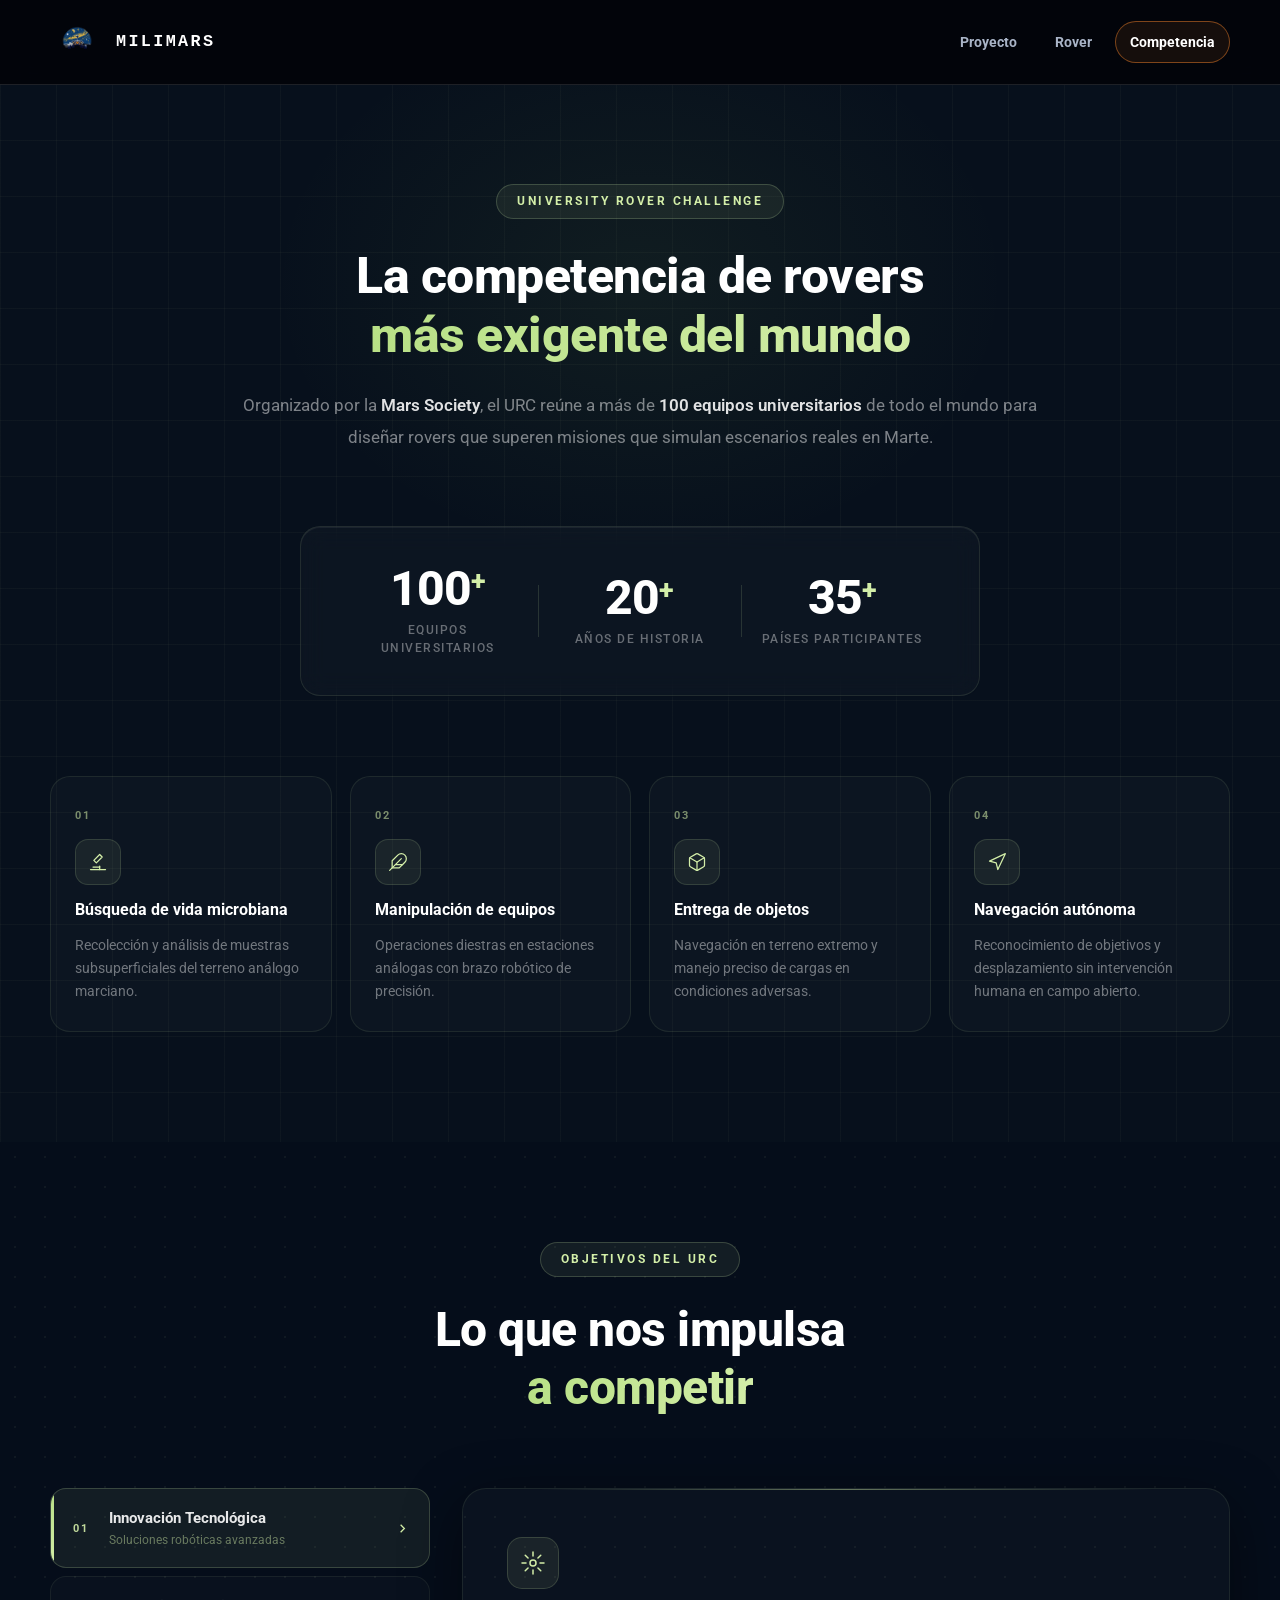
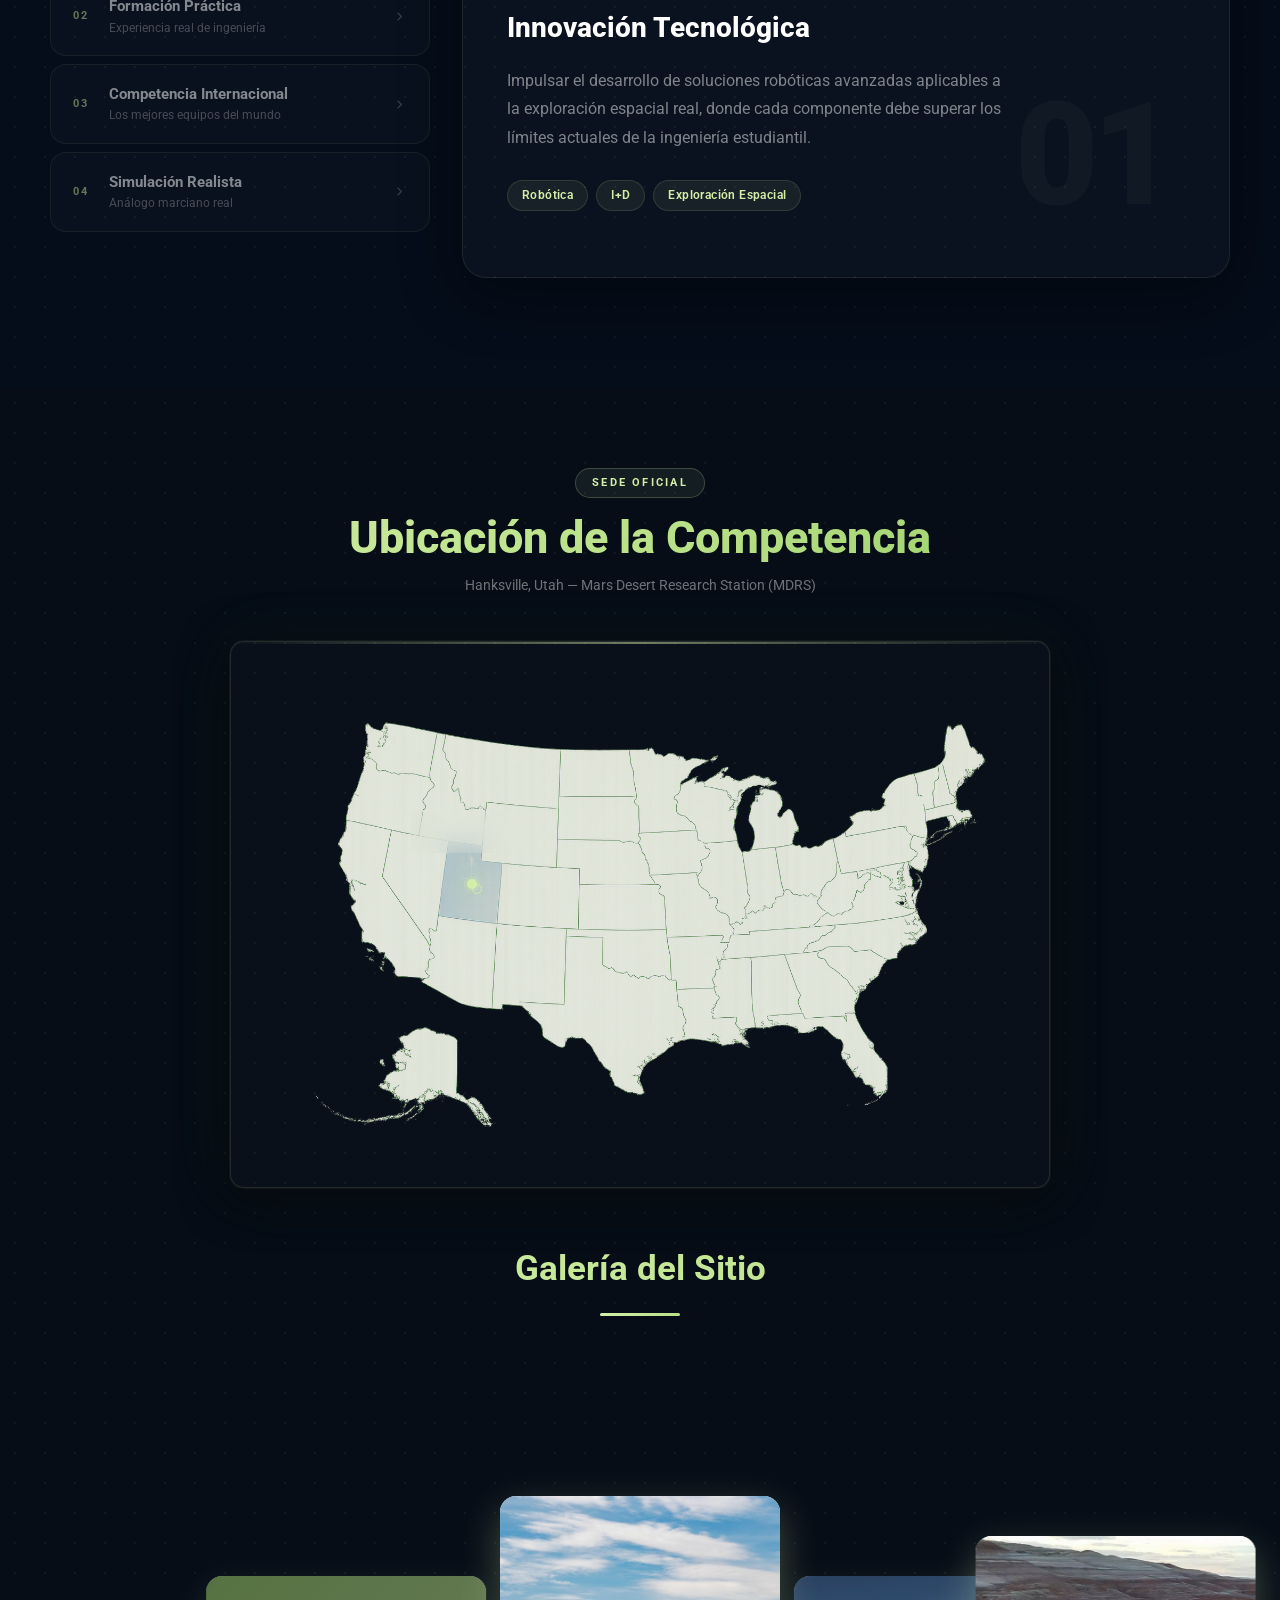
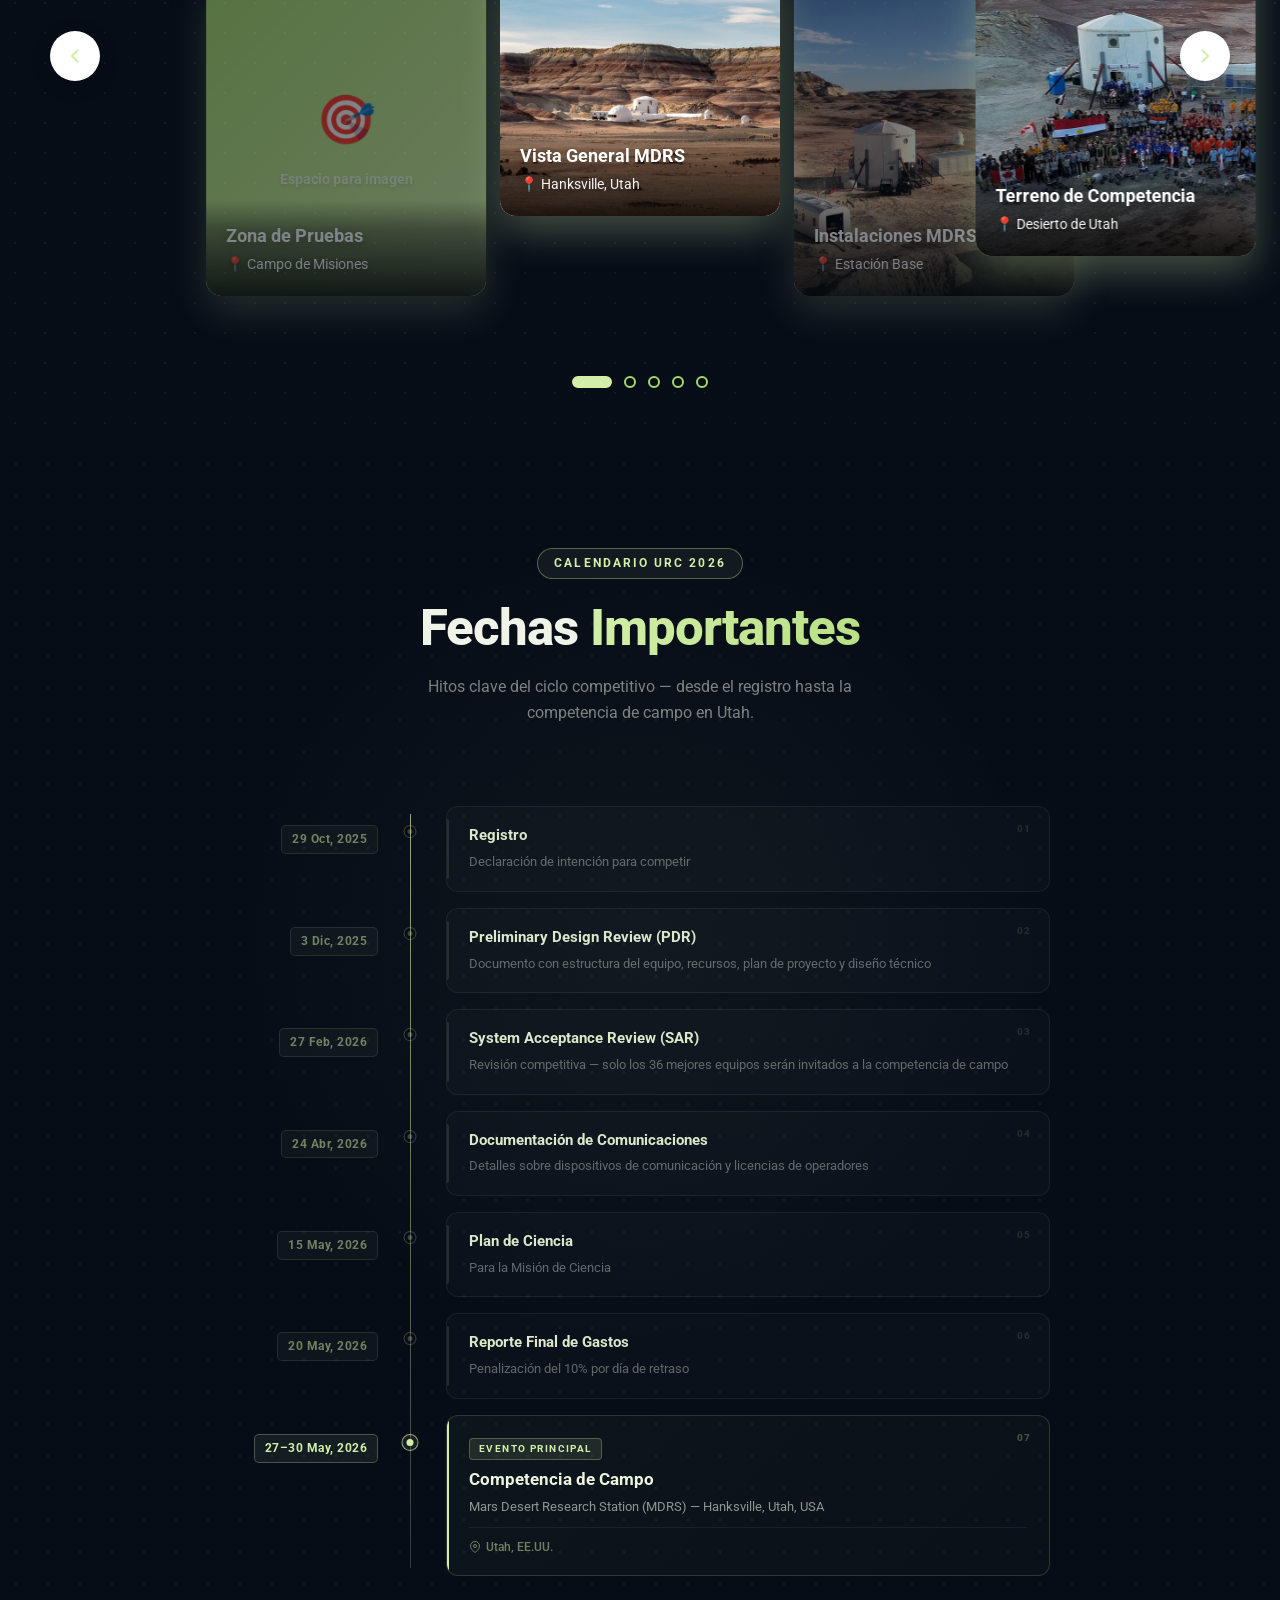
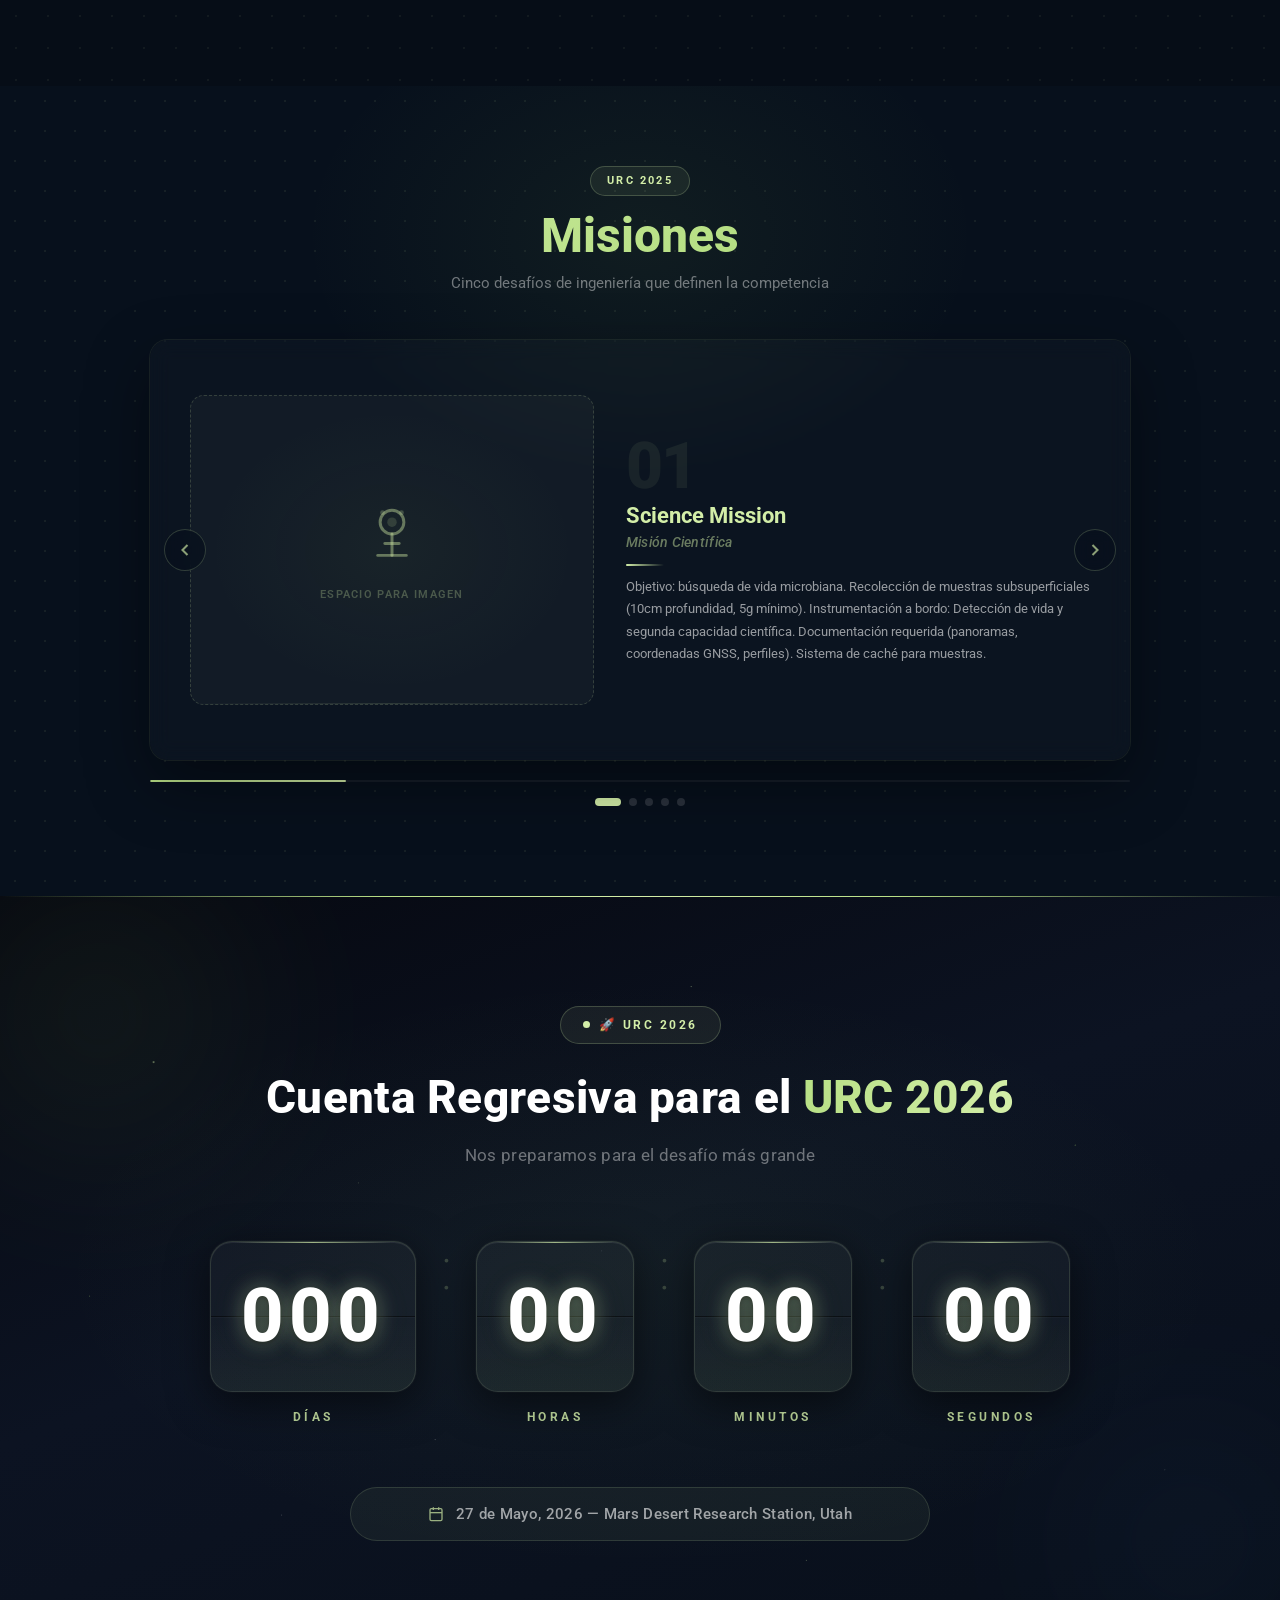
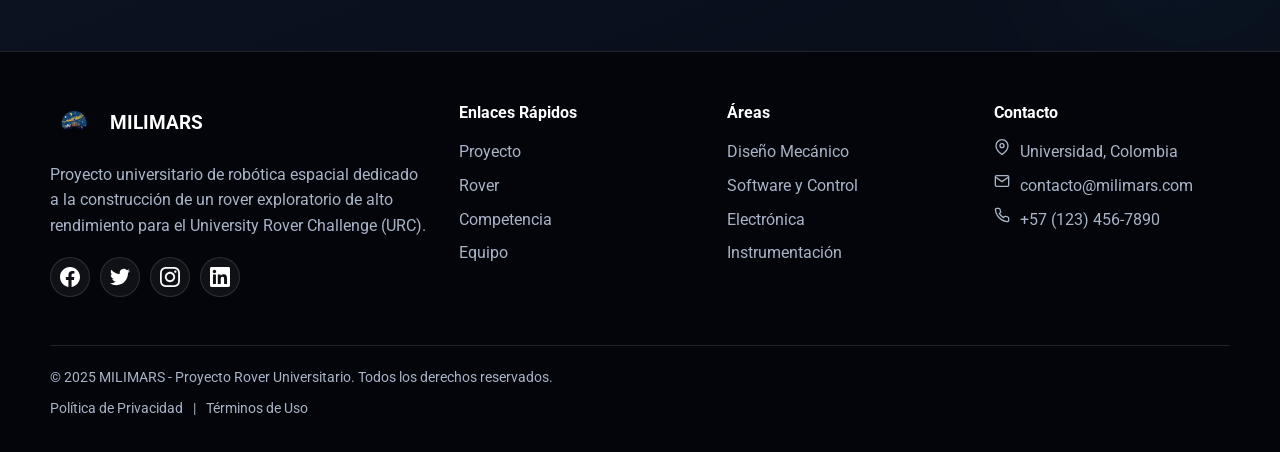
<file: competencia.html>
<!DOCTYPE html>
<html lang="es">
<head>
    <meta charset="UTF-8">
    <meta name="viewport" content="width=device-width, initial-scale=1.0">
    <link rel="stylesheet" href="css/principal.css">
    <link rel="stylesheet" href="css/compentecia.css">
    <link href="https://fonts.googleapis.com/css2?family=Roboto:ital,wght@0,100;0,300;0,400;0,500;0,700;0,900;1,100;1,300;1,400;1,500;1,700;1,900&display=swap" rel="stylesheet">
    <title>MILIMARS - Competencia</title>
</head>
<body>
    <header class="header">
        <div class="container">
            <nav class="navbar">
                <div class="logo-container">
                    <img src="images/logo.png" alt="MILIMARS Logo" class="logo">
                    <span class="logo-text">MILIMARS</span>
                </div>
                <ul class="nav-links">
                    <li><a href="index.html" class="nav-link">Proyecto</a></li>
                    <li><a href="rover.html" class="nav-link">Rover</a></li>
                    <li><a href="competencia.html" class="nav-link active">Competencia</a></li>
                </ul>
            </nav>
        </div>
    </header>

    <!-- Contenido de la Competencia -->

    <!-- Sección: ¿Qué es el URC? -->
    <section class="urc-intro">
        <div class="intro-bg-grid"></div>
        <div class="intro-glow"></div>
        <div class="container">

            <div class="intro-header intro-reveal">
                <div class="intro-badge">University Rover Challenge</div>
                <h2 class="intro-title">La competencia de rovers<br><span class="intro-title-accent">más exigente del mundo</span></h2>
                <p class="intro-desc">
                    Organizado por la <strong>Mars Society</strong>, el URC reúne a más de <strong>100 equipos universitarios</strong>
                    de todo el mundo para diseñar rovers que superen misiones que simulan escenarios reales en Marte.
                </p>
            </div>

            <div class="intro-stats intro-reveal intro-reveal-delay-1">
                <div class="intro-stat">
                    <div class="stat-value">
                        <span class="stat-number" data-target="100">0</span><span class="stat-plus">+</span>
                    </div>
                    <span class="stat-label">Equipos universitarios</span>
                </div>
                <div class="intro-stat-divider"></div>
                <div class="intro-stat">
                    <div class="stat-value">
                        <span class="stat-number" data-target="20">0</span><span class="stat-plus">+</span>
                    </div>
                    <span class="stat-label">Años de historia</span>
                </div>
                <div class="intro-stat-divider"></div>
                <div class="intro-stat">
                    <div class="stat-value">
                        <span class="stat-number" data-target="35">0</span><span class="stat-plus">+</span>
                    </div>
                    <span class="stat-label">Países participantes</span>
                </div>
            </div>

            <div class="intro-cards">
                <div class="intro-card intro-reveal intro-reveal-delay-2">
                    <div class="card-num">01</div>
                    <div class="card-icon">
                        <svg viewBox="0 0 24 24" fill="none" stroke="currentColor" stroke-width="1.5" stroke-linecap="round" stroke-linejoin="round">
                            <path d="M6 18h8"/><path d="M3 21h18"/><path d="M14 21v-4"/>
                            <path d="M14 3l3 3-7 7-3-3 7-7z"/>
                        </svg>
                    </div>
                    <h3 class="card-title">Búsqueda de vida microbiana</h3>
                    <p class="card-desc">Recolección y análisis de muestras subsuperficiales del terreno análogo marciano.</p>
                    <div class="card-accent"></div>
                </div>

                <div class="intro-card intro-reveal intro-reveal-delay-3">
                    <div class="card-num">02</div>
                    <div class="card-icon">
                        <svg viewBox="0 0 24 24" fill="none" stroke="currentColor" stroke-width="1.5" stroke-linecap="round" stroke-linejoin="round">
                            <path d="M20.24 12.24a6 6 0 0 0-8.49-8.49L5 10.5V19h8.5z"/>
                            <line x1="16" y1="8" x2="2" y2="22"/>
                            <line x1="17.5" y1="15" x2="9" y2="15"/>
                        </svg>
                    </div>
                    <h3 class="card-title">Manipulación de equipos</h3>
                    <p class="card-desc">Operaciones diestras en estaciones análogas con brazo robótico de precisión.</p>
                    <div class="card-accent"></div>
                </div>

                <div class="intro-card intro-reveal intro-reveal-delay-4">
                    <div class="card-num">03</div>
                    <div class="card-icon">
                        <svg viewBox="0 0 24 24" fill="none" stroke="currentColor" stroke-width="1.5" stroke-linecap="round" stroke-linejoin="round">
                            <path d="M21 8a2 2 0 0 0-1-1.73l-7-4a2 2 0 0 0-2 0l-7 4A2 2 0 0 0 3 8v8a2 2 0 0 0 1 1.73l7 4a2 2 0 0 0 2 0l7-4A2 2 0 0 0 21 16Z"/>
                            <path d="m3.27 6.96 8.73 5.05 8.73-5.05"/><path d="M12 22.08V12"/>
                        </svg>
                    </div>
                    <h3 class="card-title">Entrega de objetos</h3>
                    <p class="card-desc">Navegación en terreno extremo y manejo preciso de cargas en condiciones adversas.</p>
                    <div class="card-accent"></div>
                </div>

                <div class="intro-card intro-reveal intro-reveal-delay-5">
                    <div class="card-num">04</div>
                    <div class="card-icon">
                        <svg viewBox="0 0 24 24" fill="none" stroke="currentColor" stroke-width="1.5" stroke-linecap="round" stroke-linejoin="round">
                            <polygon points="3 11 22 2 13 21 11 13 3 11"/>
                        </svg>
                    </div>
                    <h3 class="card-title">Navegación autónoma</h3>
                    <p class="card-desc">Reconocimiento de objetivos y desplazamiento sin intervención humana en campo abierto.</p>
                    <div class="card-accent"></div>
                </div>
            </div>

        </div>
    </section>

    <!-- Sección: Objetivos URC -->
    <section class="urc-objectives">
        <div class="obj-dots"></div>
        <div class="container">

            <div class="obj-header obj-reveal">
                <div class="obj-badge">Objetivos del URC</div>
                <h2 class="obj-title">Lo que nos impulsa<br><span class="obj-title-accent">a competir</span></h2>
            </div>

            <div class="obj-layout obj-reveal obj-reveal-delay-1">

                <!-- Tabs: lista de objetivos -->
                <nav class="obj-tabs" aria-label="Objetivos del URC">
                    <button class="obj-tab active" data-index="0">
                        <span class="tab-progress"></span>
                        <span class="tab-num">01</span>
                        <div class="tab-info">
                            <span class="tab-name">Innovación Tecnológica</span>
                            <span class="tab-sub">Soluciones robóticas avanzadas</span>
                        </div>
                        <svg class="tab-arrow" viewBox="0 0 24 24" fill="none" stroke="currentColor" stroke-width="2">
                            <polyline points="9 18 15 12 9 6"/>
                        </svg>
                    </button>

                    <button class="obj-tab" data-index="1">
                        <span class="tab-progress"></span>
                        <span class="tab-num">02</span>
                        <div class="tab-info">
                            <span class="tab-name">Formación Práctica</span>
                            <span class="tab-sub">Experiencia real de ingeniería</span>
                        </div>
                        <svg class="tab-arrow" viewBox="0 0 24 24" fill="none" stroke="currentColor" stroke-width="2">
                            <polyline points="9 18 15 12 9 6"/>
                        </svg>
                    </button>

                    <button class="obj-tab" data-index="2">
                        <span class="tab-progress"></span>
                        <span class="tab-num">03</span>
                        <div class="tab-info">
                            <span class="tab-name">Competencia Internacional</span>
                            <span class="tab-sub">Los mejores equipos del mundo</span>
                        </div>
                        <svg class="tab-arrow" viewBox="0 0 24 24" fill="none" stroke="currentColor" stroke-width="2">
                            <polyline points="9 18 15 12 9 6"/>
                        </svg>
                    </button>

                    <button class="obj-tab" data-index="3">
                        <span class="tab-progress"></span>
                        <span class="tab-num">04</span>
                        <div class="tab-info">
                            <span class="tab-name">Simulación Realista</span>
                            <span class="tab-sub">Análogo marciano real</span>
                        </div>
                        <svg class="tab-arrow" viewBox="0 0 24 24" fill="none" stroke="currentColor" stroke-width="2">
                            <polyline points="9 18 15 12 9 6"/>
                        </svg>
                    </button>
                </nav>

                <!-- Panel de contenido activo -->
                <div class="obj-panel">
                    <div class="obj-panel-content active" data-index="0">
                        <div class="panel-bg-num" aria-hidden="true">01</div>
                        <div class="panel-icon">
                            <svg viewBox="0 0 24 24" fill="none" stroke="currentColor" stroke-width="1.5" stroke-linecap="round" stroke-linejoin="round">
                                <circle cx="12" cy="12" r="3"/>
                                <path d="M12 1v4M12 19v4M4.22 4.22l2.83 2.83M16.95 16.95l2.83 2.83M1 12h4M19 12h4M4.22 19.78l2.83-2.83M16.95 7.05l2.83-2.83"/>
                            </svg>
                        </div>
                        <h3 class="panel-title">Innovación Tecnológica</h3>
                        <p class="panel-desc">Impulsar el desarrollo de soluciones robóticas avanzadas aplicables a la exploración espacial real, donde cada componente debe superar los límites actuales de la ingeniería estudiantil.</p>
                        <div class="panel-tags">
                            <span class="panel-tag">Robótica</span>
                            <span class="panel-tag">I+D</span>
                            <span class="panel-tag">Exploración Espacial</span>
                        </div>
                    </div>

                    <div class="obj-panel-content" data-index="1">
                        <div class="panel-bg-num" aria-hidden="true">02</div>
                        <div class="panel-icon">
                            <svg viewBox="0 0 24 24" fill="none" stroke="currentColor" stroke-width="1.5" stroke-linecap="round" stroke-linejoin="round">
                                <path d="M22 10v6M2 10l10-5 10 5-10 5z"/>
                                <path d="M6 12v5c3 3 9 3 12 0v-5"/>
                            </svg>
                        </div>
                        <h3 class="panel-title">Formación Práctica</h3>
                        <p class="panel-desc">Proporcionar experiencia real en diseño, construcción y operación de sistemas complejos, preparando ingenieros para los desafíos tecnológicos más exigentes de la industria aeroespacial.</p>
                        <div class="panel-tags">
                            <span class="panel-tag">Ingeniería</span>
                            <span class="panel-tag">Trabajo en Equipo</span>
                            <span class="panel-tag">Diseño de Sistemas</span>
                        </div>
                    </div>

                    <div class="obj-panel-content" data-index="2">
                        <div class="panel-bg-num" aria-hidden="true">03</div>
                        <div class="panel-icon">
                            <svg viewBox="0 0 24 24" fill="none" stroke="currentColor" stroke-width="1.5" stroke-linecap="round" stroke-linejoin="round">
                                <circle cx="12" cy="12" r="10"/>
                                <path d="M2 12h20M12 2a15.3 15.3 0 0 1 4 10 15.3 15.3 0 0 1-4 10 15.3 15.3 0 0 1-4-10 15.3 15.3 0 0 1 4-10z"/>
                            </svg>
                        </div>
                        <h3 class="panel-title">Competencia Internacional</h3>
                        <p class="panel-desc">Evaluar el desempeño de los mejores equipos universitarios del mundo en condiciones extremadamente desafiantes, fomentando una comunidad global de innovadores aeroespaciales.</p>
                        <div class="panel-tags">
                            <span class="panel-tag">100+ Equipos</span>
                            <span class="panel-tag">35+ Países</span>
                            <span class="panel-tag">Nivel Mundial</span>
                        </div>
                    </div>

                    <div class="obj-panel-content" data-index="3">
                        <div class="panel-bg-num" aria-hidden="true">04</div>
                        <div class="panel-icon">
                            <svg viewBox="0 0 24 24" fill="none" stroke="currentColor" stroke-width="1.5" stroke-linecap="round" stroke-linejoin="round">
                                <path d="M12 2a10 10 0 1 0 10 10"/>
                                <path d="M12 12 4.93 19.07"/>
                                <circle cx="19" cy="5" r="3"/>
                            </svg>
                        </div>
                        <h3 class="panel-title">Simulación Realista</h3>
                        <p class="panel-desc">Replicar misiones marcianas en el entorno análogo del MDRS Utah, utilizado por investigadores y astronautas, reproduciendo con fidelidad las condiciones del planeta rojo.</p>
                        <div class="panel-tags">
                            <span class="panel-tag">MDRS Utah</span>
                            <span class="panel-tag">Mars Society</span>
                            <span class="panel-tag">Análogo Marciano</span>
                        </div>
                    </div>
                </div>

            </div>
        </div>
    </section>

    <!-- Sección: Ubicación de la Competencia -->
    <section class="urc-location">
        <div class="container">

            <!-- Encabezado de sección -->
            <div class="loc-header">
                <span class="loc-badge">Sede Oficial</span>
                <h2 class="loc-title">Ubicación de la Competencia</h2>
                <p class="loc-sub">Hanksville, Utah &mdash; Mars Desert Research Station (MDRS)</p>
            </div>

            <!-- Mapa con marcador de Utah -->
            <div class="loc-map-wrap">
                <img src="images/Mapautah.png" alt="Mapa MDRS - Hanksville, Utah" class="map-image-simple">
                <div class="loc-marker-layer">
                    <div class="loc-pin-group">
                        <div class="loc-float-wrap">
                            <div class="loc-callout-card">
                                <span class="loc-callout-name">UTAH</span>
                                <span class="loc-callout-detail">MDRS &middot; URC 2025</span>
                            </div>
                            <div class="loc-stem"></div>
                        </div>
                        <div class="loc-pin-dot">
                            <div class="loc-pin-ring"></div>
                            <div class="loc-pin-ring loc-pin-ring-2"></div>
                        </div>
                    </div>
                </div>
            </div>

            <h2 class="location-title">Galería del Sitio</h2>

            <!-- Carrusel en forma de V -->
            <div class="v-carousel-container">
                <button class="v-carousel-btn v-carousel-prev" aria-label="Anterior">
                    <svg width="24" height="24" viewBox="0 0 24 24" fill="none" stroke="currentColor" stroke-width="2">
                        <polyline points="15 18 9 12 15 6"></polyline>
                    </svg>
                </button>

                <div class="v-carousel-wrapper">
                    <div class="v-carousel-track">
                        <!-- Card 1 -->
                        <div class="v-card">
                            <div class="v-card-inner">
                                <div class="v-card-image">
                                    <img src="images/VistageneralMDRSHD.jpg" alt="Vista General MDRS" class="v-card-img">
                                    <div class="v-card-overlay">
                                        <h3 class="v-overlay-title">Vista General MDRS</h3>
                                        <p class="v-overlay-location">📍 Hanksville, Utah</p>
                                    </div>
                                </div>
                                <button class="v-favorite-btn">
                                    <svg width="20" height="20" viewBox="0 0 24 24" fill="none" stroke="currentColor" stroke-width="2">
                                        <path d="M20.84 4.61a5.5 5.5 0 0 0-7.78 0L12 5.67l-1.06-1.06a5.5 5.5 0 0 0-7.78 7.78l1.06 1.06L12 21.23l7.78-7.78 1.06-1.06a5.5 5.5 0 0 0 0-7.78z"></path>
                                    </svg>
                                </button>
                            </div>
                        </div>

                        <!-- Card 2 -->
                        <div class="v-card">
                            <div class="v-card-inner">
                                <div class="v-card-image">
                                    <img src="images/Terrenodecomp.jpg" alt="Terreno de Competencia" class="v-card-img">
                                    <div class="v-card-overlay">
                                        <h3 class="v-overlay-title">Terreno de Competencia</h3>
                                        <p class="v-overlay-location">📍 Desierto de Utah</p>
                                    </div>
                                </div>
                                <button class="v-favorite-btn">
                                    <svg width="20" height="20" viewBox="0 0 24 24" fill="none" stroke="currentColor" stroke-width="2">
                                        <path d="M20.84 4.61a5.5 5.5 0 0 0-7.78 0L12 5.67l-1.06-1.06a5.5 5.5 0 0 0-7.78 7.78l1.06 1.06L12 21.23l7.78-7.78 1.06-1.06a5.5 5.5 0 0 0 0-7.78z"></path>
                                    </svg>
                                </button>
                            </div>
                        </div>

                        <!-- Card 3 -->
                        <div class="v-card">
                            <div class="v-card-inner">
                                <div class="v-card-image">
                                    <img src="images/InstalacionesMDRSHD.jpg" alt="Instalaciones MDRS" class="v-card-img">
                                    <div class="v-card-overlay">
                                        <h3 class="v-overlay-title">Instalaciones MDRS</h3>
                                        <p class="v-overlay-location">📍 Estación Base</p>
                                    </div>
                                </div>
                                <button class="v-favorite-btn">
                                    <svg width="20" height="20" viewBox="0 0 24 24" fill="none" stroke="currentColor" stroke-width="2">
                                        <path d="M20.84 4.61a5.5 5.5 0 0 0-7.78 0L12 5.67l-1.06-1.06a5.5 5.5 0 0 0-7.78 7.78l1.06 1.06L12 21.23l7.78-7.78 1.06-1.06a5.5 5.5 0 0 0 0-7.78z"></path>
                                    </svg>
                                </button>
                            </div>
                        </div>

                        <!-- Card 4 -->
                        <div class="v-card">
                            <div class="v-card-inner">
                                <div class="v-card-image">
                                    <div class="v-image-placeholder">
                                        <span class="v-placeholder-icon">🎯</span>
                                        <p>Espacio para imagen</p>
                                    </div>
                                    <div class="v-card-overlay">
                                        <h3 class="v-overlay-title">Zona de Pruebas</h3>
                                        <p class="v-overlay-location">📍 Campo de Misiones</p>
                                    </div>
                                </div>
                                <button class="v-favorite-btn">
                                    <svg width="20" height="20" viewBox="0 0 24 24" fill="none" stroke="currentColor" stroke-width="2">
                                        <path d="M20.84 4.61a5.5 5.5 0 0 0-7.78 0L12 5.67l-1.06-1.06a5.5 5.5 0 0 0-7.78 7.78l1.06 1.06L12 21.23l7.78-7.78 1.06-1.06a5.5 5.5 0 0 0 0-7.78z"></path>
                                    </svg>
                                </button>
                            </div>
                        </div>

                        <!-- Card 5 -->
                        <div class="v-card">
                            <div class="v-card-inner">
                                <div class="v-card-image">
                                    <img src="images/Paisajedesert.jpg" alt="Paisaje Desértico" class="v-card-img">
                                    <div class="v-card-overlay">
                                        <h3 class="v-overlay-title">Paisaje Desértico</h3>
                                        <p class="v-overlay-location">📍 Utah, EE.UU.</p>
                                    </div>
                                </div>
                                <button class="v-favorite-btn">
                                    <svg width="20" height="20" viewBox="0 0 24 24" fill="none" stroke="currentColor" stroke-width="2">
                                        <path d="M20.84 4.61a5.5 5.5 0 0 0-7.78 0L12 5.67l-1.06-1.06a5.5 5.5 0 0 0-7.78 7.78l1.06 1.06L12 21.23l7.78-7.78 1.06-1.06a5.5 5.5 0 0 0 0-7.78z"></path>
                                    </svg>
                                </button>
                            </div>
                        </div>
                    </div>
                </div>

                <button class="v-carousel-btn v-carousel-next" aria-label="Siguiente">
                    <svg width="24" height="24" viewBox="0 0 24 24" fill="none" stroke="currentColor" stroke-width="2">
                        <polyline points="9 18 15 12 9 6"></polyline>
                    </svg>
                </button>
            </div>

            <!-- Indicadores de puntos -->
            <div class="v-carousel-dots">
                <button class="v-dot active" data-index="0"></button>
                <button class="v-dot" data-index="1"></button>
                <button class="v-dot" data-index="2"></button>
                <button class="v-dot" data-index="3"></button>
                <button class="v-dot" data-index="4"></button>
            </div>
        </div>
    </section>

    <!-- Sección: Fechas Importantes -->
    <section class="urc-timeline">
        <div class="tl-bg-grid"></div>
        <div class="tl-glow-center"></div>
        <div class="container">

            <!-- Encabezado -->
            <div class="tl-header tl-reveal">
                <span class="tl-badge">Calendario URC 2026</span>
                <h2 class="tl-title">Fechas <span class="tl-title-accent">Importantes</span></h2>
                <p class="tl-desc">Hitos clave del ciclo competitivo — desde el registro hasta la competencia de campo en Utah.</p>
            </div>

            <!-- Línea de tiempo -->
            <div class="tl-track">

                <!-- Ítem 1 -->
                <div class="tl-item tl-reveal">
                    <div class="tl-left">
                        <span class="tl-date">29 Oct, 2025</span>
                    </div>
                    <div class="tl-axis">
                        <div class="tl-node"><span class="tl-node-inner"></span></div>
                    </div>
                    <div class="tl-right">
                        <div class="tl-card">
                            <span class="tl-num">01</span>
                            <h3 class="tl-card-title">Registro</h3>
                            <p class="tl-card-desc">Declaración de intención para competir</p>
                        </div>
                    </div>
                </div>

                <!-- Ítem 2 -->
                <div class="tl-item tl-reveal">
                    <div class="tl-left">
                        <span class="tl-date">3 Dic, 2025</span>
                    </div>
                    <div class="tl-axis">
                        <div class="tl-node"><span class="tl-node-inner"></span></div>
                    </div>
                    <div class="tl-right">
                        <div class="tl-card">
                            <span class="tl-num">02</span>
                            <h3 class="tl-card-title">Preliminary Design Review (PDR)</h3>
                            <p class="tl-card-desc">Documento con estructura del equipo, recursos, plan de proyecto y diseño técnico</p>
                        </div>
                    </div>
                </div>

                <!-- Ítem 3 -->
                <div class="tl-item tl-reveal">
                    <div class="tl-left">
                        <span class="tl-date">27 Feb, 2026</span>
                    </div>
                    <div class="tl-axis">
                        <div class="tl-node"><span class="tl-node-inner"></span></div>
                    </div>
                    <div class="tl-right">
                        <div class="tl-card">
                            <span class="tl-num">03</span>
                            <h3 class="tl-card-title">System Acceptance Review (SAR)</h3>
                            <p class="tl-card-desc">Revisión competitiva — solo los 36 mejores equipos serán invitados a la competencia de campo</p>
                        </div>
                    </div>
                </div>

                <!-- Ítem 4 -->
                <div class="tl-item tl-reveal">
                    <div class="tl-left">
                        <span class="tl-date">24 Abr, 2026</span>
                    </div>
                    <div class="tl-axis">
                        <div class="tl-node"><span class="tl-node-inner"></span></div>
                    </div>
                    <div class="tl-right">
                        <div class="tl-card">
                            <span class="tl-num">04</span>
                            <h3 class="tl-card-title">Documentación de Comunicaciones</h3>
                            <p class="tl-card-desc">Detalles sobre dispositivos de comunicación y licencias de operadores</p>
                        </div>
                    </div>
                </div>

                <!-- Ítem 5 -->
                <div class="tl-item tl-reveal">
                    <div class="tl-left">
                        <span class="tl-date">15 May, 2026</span>
                    </div>
                    <div class="tl-axis">
                        <div class="tl-node"><span class="tl-node-inner"></span></div>
                    </div>
                    <div class="tl-right">
                        <div class="tl-card">
                            <span class="tl-num">05</span>
                            <h3 class="tl-card-title">Plan de Ciencia</h3>
                            <p class="tl-card-desc">Para la Misión de Ciencia</p>
                        </div>
                    </div>
                </div>

                <!-- Ítem 6 -->
                <div class="tl-item tl-reveal">
                    <div class="tl-left">
                        <span class="tl-date">20 May, 2026</span>
                    </div>
                    <div class="tl-axis">
                        <div class="tl-node"><span class="tl-node-inner"></span></div>
                    </div>
                    <div class="tl-right">
                        <div class="tl-card">
                            <span class="tl-num">06</span>
                            <h3 class="tl-card-title">Reporte Final de Gastos</h3>
                            <p class="tl-card-desc">Penalización del 10% por día de retraso</p>
                        </div>
                    </div>
                </div>

                <!-- Ítem 7 — Evento principal destacado -->
                <div class="tl-item tl-item-final tl-reveal">
                    <div class="tl-left">
                        <span class="tl-date tl-date-final">27–30 May, 2026</span>
                    </div>
                    <div class="tl-axis">
                        <div class="tl-node tl-node-final"><span class="tl-node-inner"></span></div>
                    </div>
                    <div class="tl-right">
                        <div class="tl-card tl-card-final">
                            <span class="tl-num">07</span>
                            <span class="tl-final-tag">Evento Principal</span>
                            <h3 class="tl-card-title">Competencia de Campo</h3>
                            <p class="tl-card-desc">Mars Desert Research Station (MDRS) — Hanksville, Utah, USA</p>
                            <div class="tl-final-footer">
                                <span class="tl-final-loc">
                                    <svg width="12" height="12" viewBox="0 0 24 24" fill="none" stroke="currentColor" stroke-width="2"><path d="M21 10c0 7-9 13-9 13s-9-6-9-13a9 9 0 0 1 18 0z"/><circle cx="12" cy="10" r="3"/></svg>
                                    Utah, EE.UU.
                                </span>
                            </div>
                        </div>
                    </div>
                </div>

            </div>
        </div>
    </section>

    <!-- Sección: Misiones -->
    <section class="urc-missions">
        <div class="ms-bg-dots"></div>
        <div class="container">
            <div class="ms-header ms-reveal">
                <span class="ms-badge">URC 2025</span>
                <h2 class="ms-title">Misiones</h2>
                <p class="ms-subtitle">Cinco desafíos de ingeniería que definen la competencia</p>
            </div>

            <div class="ms-carousel-wrap">
                <div class="ms-viewport">
                    <div class="ms-track" id="msTrack">

                        <!-- Slide 1: Science Mission -->
                        <div class="ms-slide">
                            <div class="ms-img-area">
                                <div class="ms-img-inner">
                                    <svg class="ms-icon" viewBox="0 0 64 64" fill="none" xmlns="http://www.w3.org/2000/svg">
                                        <circle cx="32" cy="22" r="10" stroke="currentColor" stroke-width="2.5"/>
                                        <line x1="32" y1="32" x2="32" y2="50" stroke="currentColor" stroke-width="2.5" stroke-linecap="round"/>
                                        <line x1="20" y1="50" x2="44" y2="50" stroke="currentColor" stroke-width="2.5" stroke-linecap="round"/>
                                        <line x1="26" y1="40" x2="38" y2="40" stroke="currentColor" stroke-width="2.5" stroke-linecap="round"/>
                                        <circle cx="32" cy="22" r="4" fill="currentColor" opacity="0.35"/>
                                        <circle cx="24" cy="14" r="2" fill="currentColor" opacity="0.55"/>
                                        <circle cx="40" cy="14" r="2" fill="currentColor" opacity="0.55"/>
                                    </svg>
                                    <span class="ms-img-label">Espacio para imagen</span>
                                </div>
                            </div>
                            <div class="ms-content">
                                <div class="ms-num">01</div>
                                <h3 class="ms-en-title">Science Mission</h3>
                                <p class="ms-es-title">Misión Científica</p>
                                <div class="ms-divider"></div>
                                <p class="ms-desc">Objetivo: búsqueda de vida microbiana. Recolección de muestras subsuperficiales (10cm profundidad, 5g mínimo). Instrumentación a bordo: Detección de vida y segunda capacidad científica. Documentación requerida (panoramas, coordenadas GNSS, perfiles). Sistema de caché para muestras.</p>
                            </div>
                        </div>

                        <!-- Slide 2: Delivery Mission -->
                        <div class="ms-slide">
                            <div class="ms-img-area">
                                <div class="ms-img-inner">
                                    <svg class="ms-icon" viewBox="0 0 64 64" fill="none" xmlns="http://www.w3.org/2000/svg">
                                        <rect x="14" y="26" width="36" height="24" rx="3" stroke="currentColor" stroke-width="2.5"/>
                                        <path d="M14 34 L32 44 L50 34" stroke="currentColor" stroke-width="2.5" stroke-linecap="round" stroke-linejoin="round"/>
                                        <path d="M22 26 L22 20 L42 20 L42 26" stroke="currentColor" stroke-width="2.5" stroke-linecap="round"/>
                                        <circle cx="26" cy="22" r="2" fill="currentColor" opacity="0.5"/>
                                        <circle cx="38" cy="22" r="2" fill="currentColor" opacity="0.5"/>
                                        <line x1="32" y1="20" x2="32" y2="26" stroke="currentColor" stroke-width="2.5" stroke-linecap="round"/>
                                    </svg>
                                    <span class="ms-img-label">Espacio para imagen</span>
                                </div>
                            </div>
                            <div class="ms-content">
                                <div class="ms-num">02</div>
                                <h3 class="ms-en-title">Delivery Mission</h3>
                                <p class="ms-es-title">Misión de Entrega</p>
                                <div class="ms-divider"></div>
                                <p class="ms-desc">Navegación en terreno difícil (hasta 1km). Tareas: Seguir rutas marcadas, abrir cajas, recoger y entregar objetos (hasta 5kg), leer señales, búsqueda de equipos. Uso opcional del drone.</p>
                            </div>
                        </div>

                        <!-- Slide 3: Equipment Servicing Mission -->
                        <div class="ms-slide">
                            <div class="ms-img-area">
                                <div class="ms-img-inner">
                                    <svg class="ms-icon" viewBox="0 0 64 64" fill="none" xmlns="http://www.w3.org/2000/svg">
                                        <path d="M14 50 L28 36" stroke="currentColor" stroke-width="2.5" stroke-linecap="round"/>
                                        <circle cx="36" cy="28" r="10" stroke="currentColor" stroke-width="2.5"/>
                                        <path d="M43 21 L54 10" stroke="currentColor" stroke-width="2.5" stroke-linecap="round"/>
                                        <path d="M50 10 L54 10 L54 14" stroke="currentColor" stroke-width="2.5" stroke-linecap="round" stroke-linejoin="round"/>
                                        <circle cx="36" cy="28" r="3.5" fill="currentColor" opacity="0.45"/>
                                        <path d="M10 46 L14 50 L18 46 L14 42 Z" fill="currentColor" opacity="0.55"/>
                                    </svg>
                                    <span class="ms-img-label">Espacio para imagen</span>
                                </div>
                            </div>
                            <div class="ms-content">
                                <div class="ms-num">03</div>
                                <h3 class="ms-en-title">Equipment Servicing Mission</h3>
                                <p class="ms-es-title">Misión de Mantenimiento</p>
                                <div class="ms-divider"></div>
                                <p class="ms-desc">Operaciones en lander simulado. Tareas dextras: Inserción de tubos de muestra, apertura de paneles, tipeo autónomo en teclado, conexión USB y lectura de datos, conexión de mangueras, manipulación de válvulas y controles.</p>
                            </div>
                        </div>

                        <!-- Slide 4: Autonomous Navigation Mission -->
                        <div class="ms-slide">
                            <div class="ms-img-area">
                                <div class="ms-img-inner">
                                    <svg class="ms-icon" viewBox="0 0 64 64" fill="none" xmlns="http://www.w3.org/2000/svg">
                                        <circle cx="32" cy="32" r="18" stroke="currentColor" stroke-width="2.5"/>
                                        <line x1="32" y1="14" x2="32" y2="20" stroke="currentColor" stroke-width="2.5" stroke-linecap="round"/>
                                        <line x1="32" y1="44" x2="32" y2="50" stroke="currentColor" stroke-width="2.5" stroke-linecap="round"/>
                                        <line x1="14" y1="32" x2="20" y2="32" stroke="currentColor" stroke-width="2.5" stroke-linecap="round"/>
                                        <line x1="44" y1="32" x2="50" y2="32" stroke="currentColor" stroke-width="2.5" stroke-linecap="round"/>
                                        <path d="M32 24 L36 32 L32 40 L28 32 Z" fill="currentColor" opacity="0.45"/>
                                        <circle cx="32" cy="32" r="3" fill="currentColor" opacity="0.7"/>
                                    </svg>
                                    <span class="ms-img-label">Espacio para imagen</span>
                                </div>
                            </div>
                            <div class="ms-content">
                                <div class="ms-num">04</div>
                                <h3 class="ms-en-title">Autonomous Navigation Mission</h3>
                                <p class="ms-es-title">Navegación Autónoma</p>
                                <div class="ms-divider"></div>
                                <p class="ms-desc">2 ubicaciones solo por GNSS. 2 postes con marcadores ArUco. 3 objetos para detección (martillo naranja, pico, botella). LED indicador (Rojo: autónomo, Azul: teleoperado, Verde: objetivo alcanzado). Distancia máxima: 2km en 30 minutos.</p>
                            </div>
                        </div>

                        <!-- Slide 5: System Acceptance Review -->
                        <div class="ms-slide">
                            <div class="ms-img-area">
                                <div class="ms-img-inner">
                                    <svg class="ms-icon" viewBox="0 0 64 64" fill="none" xmlns="http://www.w3.org/2000/svg">
                                        <rect x="14" y="10" width="36" height="44" rx="4" stroke="currentColor" stroke-width="2.5"/>
                                        <line x1="22" y1="22" x2="42" y2="22" stroke="currentColor" stroke-width="2" stroke-linecap="round"/>
                                        <line x1="22" y1="30" x2="42" y2="30" stroke="currentColor" stroke-width="2" stroke-linecap="round"/>
                                        <line x1="22" y1="38" x2="34" y2="38" stroke="currentColor" stroke-width="2" stroke-linecap="round"/>
                                        <path d="M34 44 L38 48 L46 40" stroke="currentColor" stroke-width="2.5" stroke-linecap="round" stroke-linejoin="round"/>
                                    </svg>
                                    <span class="ms-img-label">Espacio para imagen</span>
                                </div>
                            </div>
                            <div class="ms-content">
                                <div class="ms-num">05</div>
                                <h3 class="ms-en-title">System Acceptance Review</h3>
                                <p class="ms-es-title">SAR</p>
                                <div class="ms-divider"></div>
                                <p class="ms-desc">Vale 100 puntos. Componentes escritos y en video.</p>
                            </div>
                        </div>

                    </div>

                    <!-- Navegación -->
                    <button class="ms-btn ms-prev" aria-label="Anterior">
                        <svg width="20" height="20" viewBox="0 0 24 24" fill="none" stroke="currentColor" stroke-width="2.5">
                            <polyline points="15 18 9 12 15 6"></polyline>
                        </svg>
                    </button>
                    <button class="ms-btn ms-next" aria-label="Siguiente">
                        <svg width="20" height="20" viewBox="0 0 24 24" fill="none" stroke="currentColor" stroke-width="2.5">
                            <polyline points="9 18 15 12 9 6"></polyline>
                        </svg>
                    </button>
                </div>

                <!-- Barra de progreso -->
                <div class="ms-progress-wrap">
                    <div class="ms-progress-bar" id="msProgBar"></div>
                </div>

                <!-- Indicadores -->
                <div class="ms-dots" id="msDots">
                    <button class="ms-dot ms-dot-active" data-i="0" aria-label="Misión 1"></button>
                    <button class="ms-dot" data-i="1" aria-label="Misión 2"></button>
                    <button class="ms-dot" data-i="2" aria-label="Misión 3"></button>
                    <button class="ms-dot" data-i="3" aria-label="Misión 4"></button>
                    <button class="ms-dot" data-i="4" aria-label="Misión 5"></button>
                </div>
            </div>
        </div>
    </section>

    <!-- Sección: Temporizador Cuenta Regresiva -->
    <section class="urc-countdown">
        <div class="countdown-background">
            <div class="countdown-orb countdown-orb--1"></div>
            <div class="countdown-orb countdown-orb--2"></div>
            <div class="container">
                <div class="countdown-header countdown-animate">
                    <div class="countdown-badge">
                        <span class="badge-dot"></span>
                        🚀 URC 2026
                    </div>
                    <h2 class="countdown-title">Cuenta Regresiva para el <span class="countdown-title-accent">URC 2026</span></h2>
                    <p class="countdown-subtitle">Nos preparamos para el desafío más grande</p>
                </div>

                <div class="countdown-timer countdown-animate-delay">
                    <div class="time-unit" data-unit="days">
                        <div class="time-card">
                            <div class="card-top-glow"></div>
                            <div class="time-display">
                                <div class="time-value" id="days">025</div>
                            </div>
                            <div class="card-divider"></div>
                            <div class="card-reflection"></div>
                        </div>
                        <div class="time-label">Días</div>
                    </div>
                    <div class="time-separator"><span>:</span></div>
                    <div class="time-unit" data-unit="hours">
                        <div class="time-card">
                            <div class="card-top-glow"></div>
                            <div class="time-display">
                                <div class="time-value" id="hours">00</div>
                            </div>
                            <div class="card-divider"></div>
                            <div class="card-reflection"></div>
                        </div>
                        <div class="time-label">Horas</div>
                    </div>
                    <div class="time-separator"><span>:</span></div>
                    <div class="time-unit" data-unit="minutes">
                        <div class="time-card">
                            <div class="card-top-glow"></div>
                            <div class="time-display">
                                <div class="time-value" id="minutes">00</div>
                            </div>
                            <div class="card-divider"></div>
                            <div class="card-reflection"></div>
                        </div>
                        <div class="time-label">Minutos</div>
                    </div>
                    <div class="time-separator"><span>:</span></div>
                    <div class="time-unit" data-unit="seconds">
                        <div class="time-card">
                            <div class="card-top-glow"></div>
                            <div class="time-display">
                                <div class="time-value" id="seconds">00</div>
                            </div>
                            <div class="card-divider"></div>
                            <div class="card-reflection"></div>
                        </div>
                        <div class="time-label">Segundos</div>
                    </div>
                </div>

                <div class="countdown-date countdown-animate-delay-2">
                    <svg width="16" height="16" viewBox="0 0 24 24" fill="none" stroke="currentColor" stroke-width="2">
                        <rect x="3" y="4" width="18" height="18" rx="2" ry="2"></rect>
                        <line x1="16" y1="2" x2="16" y2="6"></line>
                        <line x1="8" y1="2" x2="8" y2="6"></line>
                        <line x1="3" y1="10" x2="21" y2="10"></line>
                    </svg>
                    <span>27 de Mayo, 2026 — Mars Desert Research Station, Utah</span>
                </div>
            </div>
        </div>
    </section>

    <!-- Footer -->
    <footer class="footer">
        <div class="container">
            <div class="footer-content">
                <div class="footer-section">
                    <div class="footer-logo">
                        <img src="images/logo.png" alt="MILIMARS Logo" class="footer-logo-img">
                        <h3>MILIMARS</h3>
                    </div>
                    <p class="footer-description">Proyecto universitario de robótica espacial dedicado a la construcción de un rover exploratorio de alto rendimiento para el University Rover Challenge (URC).</p>
                    <div class="footer-social">
                        <a href="#" class="social-icon" aria-label="Facebook">
                            <svg width="20" height="20" viewBox="0 0 24 24" fill="currentColor">
                                <path d="M24 12.073c0-6.627-5.373-12-12-12s-12 5.373-12 12c0 5.99 4.388 10.954 10.125 11.854v-8.385H7.078v-3.47h3.047V9.43c0-3.007 1.792-4.669 4.533-4.669 1.312 0 2.686.235 2.686.235v2.953H15.83c-1.491 0-1.956.925-1.956 1.874v2.25h3.328l-.532 3.47h-2.796v8.385C19.612 23.027 24 18.062 24 12.073z"/>
                            </svg>
                        </a>
                        <a href="#" class="social-icon" aria-label="Twitter">
                            <svg width="20" height="20" viewBox="0 0 24 24" fill="currentColor">
                                <path d="M23.953 4.57a10 10 0 01-2.825.775 4.958 4.958 0 002.163-2.723c-.951.555-2.005.959-3.127 1.184a4.92 4.92 0 00-8.384 4.482C7.69 8.095 4.067 6.13 1.64 3.162a4.822 4.822 0 00-.666 2.475c0 1.71.87 3.213 2.188 4.096a4.904 4.904 0 01-2.228-.616v.06a4.923 4.923 0 003.946 4.827 4.996 4.996 0 01-2.212.085 4.936 4.936 0 004.604 3.417 9.867 9.867 0 01-6.102 2.105c-.39 0-.779-.023-1.17-.067a13.995 13.995 0 007.557 2.209c9.053 0 13.998-7.496 13.998-13.985 0-.21 0-.42-.015-.63A9.935 9.935 0 0024 4.59z"/>
                            </svg>
                        </a>
                        <a href="#" class="social-icon" aria-label="Instagram">
                            <svg width="20" height="20" viewBox="0 0 24 24" fill="currentColor">
                                <path d="M12 0C8.74 0 8.333.015 7.053.072 5.775.132 4.905.333 4.14.63c-.789.306-1.459.717-2.126 1.384S.935 3.35.63 4.14C.333 4.905.131 5.775.072 7.053.012 8.333 0 8.74 0 12s.015 3.667.072 4.947c.06 1.277.261 2.148.558 2.913.306.788.717 1.459 1.384 2.126.667.666 1.336 1.079 2.126 1.384.766.296 1.636.499 2.913.558C8.333 23.988 8.74 24 12 24s3.667-.015 4.947-.072c1.277-.06 2.148-.262 2.913-.558.788-.306 1.459-.718 2.126-1.384.666-.667 1.079-1.335 1.384-2.126.296-.765.499-1.636.558-2.913.06-1.28.072-1.687.072-4.947s-.015-3.667-.072-4.947c-.06-1.277-.262-2.149-.558-2.913-.306-.789-.718-1.459-1.384-2.126C21.319 1.347 20.651.935 19.86.63c-.765-.297-1.636-.499-2.913-.558C15.667.012 15.26 0 12 0zm0 2.16c3.203 0 3.585.016 4.85.071 1.17.055 1.805.249 2.227.415.562.217.96.477 1.382.896.419.42.679.819.896 1.381.164.422.36 1.057.413 2.227.057 1.266.07 1.646.07 4.85s-.015 3.585-.074 4.85c-.061 1.17-.256 1.805-.421 2.227-.224.562-.479.96-.899 1.382-.419.419-.824.679-1.38.896-.42.164-1.065.36-2.235.413-1.274.057-1.649.07-4.859.07-3.211 0-3.586-.015-4.859-.074-1.171-.061-1.816-.256-2.236-.421-.569-.224-.96-.479-1.379-.899-.421-.419-.69-.824-.9-1.38-.165-.42-.359-1.065-.42-2.235-.045-1.26-.061-1.649-.061-4.844 0-3.196.016-3.586.061-4.861.061-1.17.255-1.814.42-2.234.21-.57.479-.96.9-1.381.419-.419.81-.689 1.379-.898.42-.166 1.051-.361 2.221-.421 1.275-.045 1.65-.06 4.859-.06l.045.03zm0 3.678c-3.405 0-6.162 2.76-6.162 6.162 0 3.405 2.76 6.162 6.162 6.162 3.405 0 6.162-2.76 6.162-6.162 0-3.405-2.76-6.162-6.162-6.162zM12 16c-2.21 0-4-1.79-4-4s1.79-4 4-4 4 1.79 4 4-1.79 4-4 4zm7.846-10.405c0 .795-.646 1.44-1.44 1.44-.795 0-1.44-.646-1.44-1.44 0-.794.646-1.439 1.44-1.439.793-.001 1.44.645 1.44 1.439z"/>
                            </svg>
                        </a>
                        <a href="#" class="social-icon" aria-label="LinkedIn">
                            <svg width="20" height="20" viewBox="0 0 24 24" fill="currentColor">
                                <path d="M20.447 20.452h-3.554v-5.569c0-1.328-.027-3.037-1.852-3.037-1.853 0-2.136 1.445-2.136 2.939v5.667H9.351V9h3.414v1.561h.046c.477-.9 1.637-1.85 3.37-1.85 3.601 0 4.267 2.37 4.267 5.455v6.286zM5.337 7.433c-1.144 0-2.063-.926-2.063-2.065 0-1.138.92-2.063 2.063-2.063 1.14 0 2.064.925 2.064 2.063 0 1.139-.925 2.065-2.064 2.065zm1.782 13.019H3.555V9h3.564v11.452zM22.225 0H1.771C.792 0 0 .774 0 1.729v20.542C0 23.227.792 24 1.771 24h20.451C23.2 24 24 23.227 24 22.271V1.729C24 .774 23.2 0 22.222 0h.003z"/>
                            </svg>
                        </a>
                    </div>
                </div>

                <div class="footer-section">
                    <h4>Enlaces Rápidos</h4>
                    <ul class="footer-links">
                        <li><a href="index.html">Proyecto</a></li>
                        <li><a href="rover.html">Rover</a></li>
                        <li><a href="competencia.html">Competencia</a></li>
                        <li><a href="#equipo">Equipo</a></li>
                    </ul>
                </div>

                <div class="footer-section">
                    <h4>Áreas</h4>
                    <ul class="footer-links">
                        <li><a href="#mecanica">Diseño Mecánico</a></li>
                        <li><a href="#software">Software y Control</a></li>
                        <li><a href="#electronica">Electrónica</a></li>
                        <li><a href="#instrumentacion">Instrumentación</a></li>
                    </ul>
                </div>

                <div class="footer-section">
                    <h4>Contacto</h4>
                    <ul class="footer-contact">
                        <li>
                            <svg width="16" height="16" viewBox="0 0 24 24" fill="none" stroke="currentColor" stroke-width="2">
                                <path d="M21 10c0 7-9 13-9 13s-9-6-9-13a9 9 0 0 1 18 0z"/>
                                <circle cx="12" cy="10" r="3"/>
                            </svg>
                            Universidad, Colombia
                        </li>
                        <li>
                            <svg width="16" height="16" viewBox="0 0 24 24" fill="none" stroke="currentColor" stroke-width="2">
                                <path d="M4 4h16c1.1 0 2 .9 2 2v12c0 1.1-.9 2-2 2H4c-1.1 0-2-.9-2-2V6c0-1.1.9-2 2-2z"/>
                                <polyline points="22,6 12,13 2,6"/>
                            </svg>
                            contacto@milimars.com
                        </li>
                        <li>
                            <svg width="16" height="16" viewBox="0 0 24 24" fill="none" stroke="currentColor" stroke-width="2">
                                <path d="M22 16.92v3a2 2 0 0 1-2.18 2 19.79 19.79 0 0 1-8.63-3.07 19.5 19.5 0 0 1-6-6 19.79 19.79 0 0 1-3.07-8.67A2 2 0 0 1 4.11 2h3a2 2 0 0 1 2 1.72 12.84 12.84 0 0 0 .7 2.81 2 2 0 0 1-.45 2.11L8.09 9.91a16 16 0 0 0 6 6l1.27-1.27a2 2 0 0 1 2.11-.45 12.84 12.84 0 0 0 2.81.7A2 2 0 0 1 22 16.92z"/>
                            </svg>
                            +57 (123) 456-7890
                        </li>
                    </ul>
                </div>
            </div>

            <div class="footer-bottom">
                <p>&copy; 2025 MILIMARS - Proyecto Rover Universitario. Todos los derechos reservados.</p>
                <div class="footer-bottom-links">
                    <a href="#privacidad">Política de Privacidad</a>
                    <span>|</span>
                    <a href="#terminos">Términos de Uso</a>
                </div>
            </div>
        </div>
    </footer>
</body>
<script src="js/principal.js"></script>
<script src="js/competencia.js"></script>
</html>
</file>
<file: css/principal.css>
:root {
    --space: #03050b;
    --space-2: #080d18;
    --panel: rgba(11, 18, 32, 0.82);
    --panel-solid: #101827;
    --panel-soft: #152034;
    --line: rgba(255, 255, 255, 0.12);
    --line-strong: rgba(255, 255, 255, 0.22);
    --text: #f4f7fb;
    --muted: #a9b4c7;
    --muted-2: #728098;
    --white: #ffffff;
    --nasa-blue: #0b3d91;
    --signal: #fc3d21;
    --solar: #ff8a2a;
    --gold: #ffc857;
    --cyan: #7dd3fc;
    --shadow: 0 24px 80px rgba(0, 0, 0, 0.35);
    --radius: 8px;
    --header-height: 84px;
    --primary-color: var(--nasa-blue);
    --secondary-color: #1f5cc4;
    --accent-color: var(--gold);
    --accent-secondary: var(--solar);
    --text-dark: #111827;
    --text-secondary: var(--muted);
    --text-light: var(--white);
    --bg-white: var(--white);
    --bg-light: #f3f6fb;
    --bg-dark: var(--space-2);
    --card-bg: var(--panel-solid);
}

* {
    box-sizing: border-box;
    margin: 0;
    padding: 0;
}

html {
    scroll-behavior: smooth;
}

body {
    min-height: 100vh;
    background: var(--space);
    color: var(--text);
    font-family: "Inter", "Roboto", Arial, sans-serif;
    line-height: 1.6;
    overflow-x: hidden;
    padding-top: var(--header-height);
}

body.index-page {
    padding-top: 0;
}

img {
    display: block;
    max-width: 100%;
}

a {
    color: inherit;
}

button,
input,
textarea,
select {
    font: inherit;
}

.container {
    width: min(1180px, calc(100% - 40px));
    margin: 0 auto;
}

.flex_colum {
    display: flex;
    flex-direction: column;
}

.flex_row {
    display: flex;
    flex-direction: row;
}

.Text_Black,
.Text_Medium {
    font-family: "Inter", "Roboto", Arial, sans-serif;
}

.header {
    position: fixed;
    inset: 0 0 auto 0;
    z-index: 1000;
    background: rgba(3, 5, 11, 0.74);
    border-bottom: 1px solid rgba(255, 255, 255, 0.1);
    backdrop-filter: blur(18px);
    transition: background 0.25s ease, box-shadow 0.25s ease, border-color 0.25s ease;
}

.header.scrolled {
    background: rgba(3, 5, 11, 0.93);
    border-color: rgba(255, 255, 255, 0.16);
    box-shadow: 0 12px 40px rgba(0, 0, 0, 0.28);
}

.navbar {
    min-height: var(--header-height);
    display: flex;
    align-items: center;
    justify-content: space-between;
    gap: 24px;
}

.logo-container {
    display: inline-flex;
    align-items: center;
    gap: 12px;
    text-decoration: none;
}

.logo {
    width: 54px;
    height: 54px;
    object-fit: contain;
}

.logo-text {
    color: var(--white);
    font-family: "Roboto Mono", monospace;
    font-size: 1.05rem;
    font-weight: 700;
    letter-spacing: 0.14em;
}

.nav-links {
    display: flex;
    align-items: center;
    gap: 8px;
    list-style: none;
}

.nav-link {
    display: inline-flex;
    align-items: center;
    min-height: 42px;
    padding: 0 14px;
    border: 1px solid transparent;
    border-radius: 999px;
    color: var(--muted);
    font-size: 0.88rem;
    font-weight: 700;
    text-decoration: none;
    transition: color 0.22s ease, border-color 0.22s ease, background 0.22s ease;
}

.nav-link:hover,
.nav-link.active {
    color: var(--white);
    border-color: rgba(255, 138, 42, 0.45);
    background: rgba(255, 138, 42, 0.08);
}

.nav-toggle {
    display: none;
    width: 44px;
    height: 44px;
    border: 1px solid var(--line);
    border-radius: 999px;
    background: rgba(255, 255, 255, 0.04);
    color: var(--white);
    cursor: pointer;
}

.nav-toggle span {
    display: block;
    width: 18px;
    height: 2px;
    margin: 4px auto;
    background: currentColor;
    border-radius: 999px;
}

.section {
    position: relative;
    padding: 104px 0;
}

.section-kicker,
.mission-kicker {
    color: var(--solar);
    font-family: "Roboto Mono", monospace;
    font-size: 0.78rem;
    font-weight: 700;
    letter-spacing: 0.16em;
    text-transform: uppercase;
}

.section-heading {
    max-width: 760px;
    margin-bottom: 34px;
}

.section-heading h2,
.section-copy h2 {
    margin-top: 10px;
    color: var(--white);
    font-size: 2.6rem;
    line-height: 1.08;
    letter-spacing: 0;
}

.section-copy p,
.section-heading p {
    color: var(--muted);
}

.section-copy > p:not(.section-kicker) {
    margin-top: 18px;
    max-width: 640px;
    font-size: 1.05rem;
}

.btn {
    display: inline-flex;
    align-items: center;
    justify-content: center;
    min-height: 48px;
    padding: 0 22px;
    border: 1px solid transparent;
    border-radius: 999px;
    font-weight: 800;
    text-decoration: none;
    transition: transform 0.22s ease, box-shadow 0.22s ease, background 0.22s ease, color 0.22s ease, border-color 0.22s ease;
}

.btn:hover {
    transform: translateY(-2px);
}

.btn-primary {
    background: linear-gradient(135deg, var(--signal), var(--solar));
    color: var(--white);
    box-shadow: 0 16px 34px rgba(252, 61, 33, 0.28);
}

.btn-secondary {
    color: var(--white);
    border-color: var(--line-strong);
    background: rgba(255, 255, 255, 0.06);
}

.btn-secondary:hover {
    border-color: rgba(125, 211, 252, 0.45);
    background: rgba(125, 211, 252, 0.1);
}

.mission-hero {
    min-height: 100vh;
    padding: 132px 0 72px;
    display: flex;
    align-items: center;
    overflow: hidden;
    background:
        radial-gradient(circle at 78% 18%, rgba(11, 61, 145, 0.42), transparent 30%),
        radial-gradient(circle at 20% 70%, rgba(252, 61, 33, 0.18), transparent 34%),
        linear-gradient(135deg, #02040a 0%, #0b101c 52%, #05070d 100%);
}

.starfield-canvas {
    position: absolute;
    inset: 0;
    width: 100%;
    height: 100%;
    opacity: 0.86;
}

.orbital-grid {
    position: absolute;
    inset: 86px 0 0;
    background-image:
        linear-gradient(rgba(255, 255, 255, 0.045) 1px, transparent 1px),
        linear-gradient(90deg, rgba(255, 255, 255, 0.045) 1px, transparent 1px);
    background-size: 72px 72px;
    mask-image: radial-gradient(circle at 68% 42%, black 0, transparent 62%);
    opacity: 0.75;
}

.hero-grid {
    position: relative;
    z-index: 2;
    display: grid;
    grid-template-columns: minmax(0, 1fr) minmax(360px, 520px);
    align-items: center;
    gap: 54px;
}

.hero-copy h1 {
    max-width: 720px;
    margin: 12px 0 20px;
    color: var(--white);
    font-size: 4.7rem;
    line-height: 0.96;
    letter-spacing: 0;
    text-transform: uppercase;
}

.hero-copy h1::after {
    content: "";
    display: block;
    width: 132px;
    height: 5px;
    margin-top: 22px;
    background: linear-gradient(90deg, var(--signal), var(--white), var(--nasa-blue));
}

.hero-lead {
    max-width: 660px;
    color: #d7deeb;
    font-size: 1.16rem;
}

.hero-actions {
    display: flex;
    flex-wrap: wrap;
    gap: 14px;
    margin-top: 34px;
}

.telemetry-strip {
    width: min(100%, 640px);
    display: grid;
    grid-template-columns: repeat(3, 1fr);
    margin-top: 36px;
    border: 1px solid var(--line);
    border-radius: var(--radius);
    background: rgba(255, 255, 255, 0.045);
    overflow: hidden;
}

.telemetry-strip > div {
    padding: 18px;
    border-right: 1px solid var(--line);
}

.telemetry-strip > div:last-child {
    border-right: 0;
}

.telemetry-value {
    display: block;
    color: var(--white);
    font-family: "Roboto Mono", monospace;
    font-size: 1.72rem;
    font-weight: 700;
}

.telemetry-label {
    display: block;
    margin-top: 2px;
    color: var(--muted);
    font-size: 0.78rem;
    font-weight: 800;
    letter-spacing: 0.13em;
    text-transform: uppercase;
}

.mission-console {
    border: 1px solid var(--line-strong);
    border-radius: var(--radius);
    background: linear-gradient(180deg, rgba(12, 20, 36, 0.9), rgba(7, 11, 20, 0.86));
    box-shadow: var(--shadow);
    overflow: hidden;
}

.console-header {
    display: flex;
    align-items: center;
    justify-content: space-between;
    min-height: 48px;
    padding: 0 16px;
    border-bottom: 1px solid var(--line);
    color: var(--muted);
    font-family: "Roboto Mono", monospace;
    font-size: 0.78rem;
    letter-spacing: 0.12em;
}

.console-status {
    color: var(--cyan);
}

.stl-viewer {
    position: relative;
    height: 430px;
    background:
        radial-gradient(circle at 50% 60%, rgba(11, 61, 145, 0.3), transparent 44%),
        linear-gradient(180deg, rgba(255, 255, 255, 0.04), rgba(255, 255, 255, 0));
}

.stl-viewer canvas {
    display: block;
    width: 100%;
    height: 100%;
}

.stl-loading {
    position: absolute;
    inset: 0;
    display: grid;
    place-items: center;
    padding: 24px;
    color: var(--muted);
    font-family: "Roboto Mono", monospace;
    text-align: center;
    background: rgba(3, 5, 11, 0.45);
    z-index: 2;
}

.hero-loader {
    width: 54px;
    height: 54px;
    border: 3px solid rgba(255, 255, 255, 0.14);
    border-top-color: var(--accent-color);
    border-radius: 50%;
    animation: loader-spin 0.9s linear infinite;
}

.hero-loading-text {
    margin-top: 16px;
    color: var(--accent-color);
    font-family: "Roboto Mono", monospace;
    font-size: 0.9rem;
    letter-spacing: 0.06em;
}

@keyframes loader-spin {
    to {
        transform: rotate(360deg);
    }
}

.model-controls {
    display: grid;
    grid-template-columns: repeat(3, 1fr);
    gap: 1px;
    background: var(--line);
}

.model-selector {
    min-height: 48px;
    border: 0;
    background: rgba(255, 255, 255, 0.06);
    color: var(--muted);
    cursor: pointer;
    font-weight: 800;
    transition: background 0.22s ease, color 0.22s ease;
}

.model-selector:hover,
.model-selector.active {
    background: linear-gradient(135deg, rgba(252, 61, 33, 0.28), rgba(255, 138, 42, 0.22));
    color: var(--white);
}

.model-caption {
    padding: 22px;
    border-top: 1px solid var(--line);
}

.model-caption h2 {
    color: var(--white);
    font-size: 1.35rem;
}

.model-caption p {
    margin-top: 6px;
    color: var(--muted);
}

.mission-profile {
    background: linear-gradient(180deg, var(--space) 0%, #0a101b 100%);
}

.profile-grid {
    display: grid;
    grid-template-columns: 1.35fr repeat(3, minmax(0, 1fr));
    gap: 18px;
    align-items: stretch;
}

.profile-card,
.area-card,
.timeline-item,
.sponsor-panel {
    border: 1px solid var(--line);
    border-radius: var(--radius);
    background: rgba(255, 255, 255, 0.045);
    transition: transform 0.24s ease, border-color 0.24s ease, background 0.24s ease, box-shadow 0.24s ease;
}

.profile-card {
    position: relative;
    min-height: 260px;
    padding: 24px;
    isolation: isolate;
    overflow: hidden;
    background:
        radial-gradient(circle at 72% 22%, rgba(125, 211, 252, 0.14), transparent 28%),
        linear-gradient(180deg, rgba(18, 29, 48, 0.82), rgba(6, 10, 18, 0.92));
}

.profile-card:hover,
.area-card:hover,
.timeline-item:hover {
    transform: translateY(-6px);
    border-color: rgba(255, 138, 42, 0.42);
    background: rgba(255, 255, 255, 0.07);
    box-shadow: 0 18px 50px rgba(0, 0, 0, 0.22);
}

.profile-card::before {
    content: "";
    position: absolute;
    inset: 0;
    z-index: -2;
    background-image:
        radial-gradient(1px 1px at 18% 22%, rgba(255, 255, 255, 0.9), transparent),
        radial-gradient(1px 1px at 72% 18%, rgba(255, 255, 255, 0.72), transparent),
        radial-gradient(2px 2px at 84% 66%, rgba(255, 255, 255, 0.7), transparent),
        radial-gradient(1px 1px at 42% 76%, rgba(255, 255, 255, 0.62), transparent),
        radial-gradient(1px 1px at 10% 82%, rgba(125, 211, 252, 0.75), transparent);
    background-size: 180px 180px;
    opacity: 0.75;
    animation: card-stars-drift 18s linear infinite;
}

.profile-card::after {
    content: "";
    position: absolute;
    z-index: -1;
    opacity: 0.9;
    pointer-events: none;
}

.meteor-profile::after {
    width: 120px;
    height: 3px;
    top: 58px;
    right: -28px;
    border-radius: 999px;
    background: linear-gradient(90deg, rgba(255, 255, 255, 0), rgba(255, 200, 87, 0.96), rgba(252, 61, 33, 0.72));
    box-shadow:
        -44px 38px 0 -1px rgba(125, 211, 252, 0.34),
        -82px 96px 0 -1px rgba(255, 255, 255, 0.24);
    transform: rotate(-28deg);
    animation: meteor-sweep 3.8s ease-in-out infinite;
}

.rocket-profile::after {
    width: 34px;
    height: 86px;
    top: 38px;
    right: 34px;
    border-radius: 50% 50% 14px 14px;
    background:
        linear-gradient(90deg, transparent 0 8px, rgba(255, 255, 255, 0.92) 8px 26px, transparent 26px),
        linear-gradient(180deg, var(--signal), #f1f5f9 25%, #94a3b8 66%, #475569 100%);
    box-shadow:
        0 86px 18px -12px rgba(255, 138, 42, 0.58),
        -18px 74px 20px -16px rgba(252, 61, 33, 0.44),
        18px 74px 20px -16px rgba(255, 200, 87, 0.38);
    transform: rotate(22deg);
    animation: rocket-float 4.6s ease-in-out infinite;
}

.satellite-profile::after {
    width: 74px;
    height: 34px;
    top: 54px;
    right: 28px;
    border-radius: 10px;
    background:
        linear-gradient(90deg, rgba(125, 211, 252, 0.72) 0 22px, #e2e8f0 22px 52px, rgba(125, 211, 252, 0.72) 52px);
    box-shadow:
        0 0 0 4px rgba(255, 255, 255, 0.06),
        -30px 8px 0 -10px rgba(125, 211, 252, 0.58),
        30px -8px 0 -10px rgba(125, 211, 252, 0.58),
        -44px 18px 0 -13px rgba(255, 255, 255, 0.38),
        44px -18px 0 -13px rgba(255, 255, 255, 0.38);
    transform: rotate(-14deg);
    animation: satellite-orbit 5.4s ease-in-out infinite;
}

.card-signal {
    min-height: 30px;
    display: inline-flex;
    align-items: center;
    width: fit-content;
    padding: 0 12px;
    border: 1px solid rgba(255, 138, 42, 0.32);
    border-radius: 999px;
    color: var(--solar);
    background: rgba(255, 138, 42, 0.08);
    font-family: "Roboto Mono", monospace;
    font-size: 0.72rem;
    font-weight: 700;
    letter-spacing: 0.1em;
}

.profile-card h3 {
    margin-top: 76px;
    color: var(--white);
    font-size: 1.35rem;
}

.profile-card p {
    margin-top: 12px;
    color: var(--muted);
}

@keyframes card-stars-drift {
    from {
        background-position: 0 0;
    }
    to {
        background-position: -180px 180px;
    }
}

@keyframes meteor-sweep {
    0%, 100% {
        opacity: 0.28;
        transform: translate(0, 0) rotate(-28deg);
    }
    45% {
        opacity: 1;
        transform: translate(-72px, 42px) rotate(-28deg);
    }
}

@keyframes rocket-float {
    0%, 100% {
        transform: translateY(0) rotate(22deg);
    }
    50% {
        transform: translateY(-16px) rotate(18deg);
    }
}

@keyframes satellite-orbit {
    0%, 100% {
        transform: translate(0, 0) rotate(-14deg);
    }
    50% {
        transform: translate(-14px, 10px) rotate(-6deg);
    }
}

.mission-band {
    background:
        linear-gradient(90deg, rgba(252, 61, 33, 0.16), transparent 28%),
        linear-gradient(180deg, #0a101b, #070b13);
    border-top: 1px solid var(--line);
    border-bottom: 1px solid var(--line);
}

.band-grid {
    display: grid;
    grid-template-columns: 310px minmax(0, 1fr);
    gap: 56px;
    align-items: center;
}

.mission-patch {
    width: 290px;
    aspect-ratio: 1;
    display: grid;
    place-items: center;
    border-radius: 50%;
    background:
        radial-gradient(circle, rgba(255, 138, 42, 0.22), transparent 58%),
        conic-gradient(from 180deg, var(--nasa-blue), var(--signal), var(--gold), var(--nasa-blue));
    padding: 8px;
    box-shadow: 0 0 80px rgba(252, 61, 33, 0.2);
}

.patch-ring {
    width: 100%;
    height: 100%;
    display: grid;
    place-items: center;
    border: 10px solid #07101f;
    border-radius: 50%;
    background:
        radial-gradient(circle at 50% 42%, rgba(255, 255, 255, 0.12), transparent 16%),
        radial-gradient(circle at 50% 70%, rgba(252, 61, 33, 0.28), transparent 28%),
        #050812;
    text-align: center;
}

.patch-ring span,
.patch-ring small {
    color: var(--muted);
    font-family: "Roboto Mono", monospace;
    font-weight: 700;
    letter-spacing: 0.18em;
}

.patch-ring strong {
    color: var(--white);
    font-size: 2.4rem;
    line-height: 1;
}

.technical-areas {
    background: #060a12;
}

.area-grid {
    display: grid;
    grid-template-columns: repeat(3, 1fr);
    gap: 18px;
}

.area-card {
    min-height: 245px;
    padding: 24px;
}

.area-icon {
    width: 52px;
    height: 52px;
    display: grid;
    place-items: center;
    border: 1px solid rgba(255, 138, 42, 0.34);
    border-radius: var(--radius);
    background: rgba(255, 138, 42, 0.08);
    color: var(--solar);
}

.area-icon svg {
    width: 26px;
    height: 26px;
    fill: currentColor;
}

.area-card h3 {
    margin-top: 28px;
    color: var(--white);
    font-size: 1.22rem;
}

.area-card p {
    margin-top: 10px;
    color: var(--muted);
}

.leaders-section {
    overflow: hidden;
    background:
        radial-gradient(circle at 18% 20%, rgba(252, 61, 33, 0.18), transparent 28%),
        radial-gradient(circle at 82% 70%, rgba(11, 61, 145, 0.26), transparent 32%),
        #050912;
    border-top: 1px solid var(--line);
    border-bottom: 1px solid var(--line);
}

.leaders-carousel {
    position: relative;
    min-height: 600px;
    display: grid;
    align-items: center;
    padding: 24px 74px 72px;
}

.leaders-orbit {
    position: relative;
    height: 480px;
    perspective: 1200px;
}

.leader-mission-card {
    position: absolute;
    top: 50%;
    left: 50%;
    width: min(420px, 82vw);
    min-height: 468px;
    display: flex;
    flex-direction: column;
    overflow: hidden;
    border: 1px solid var(--line);
    border-radius: var(--radius);
    background:
        linear-gradient(180deg, rgba(18, 29, 48, 0.94), rgba(8, 12, 22, 0.96)),
        var(--panel-solid);
    box-shadow: 0 24px 80px rgba(0, 0, 0, 0.35);
    opacity: 0;
    pointer-events: none;
    transform:
        translate(-50%, -50%)
        translateX(var(--orbit-x, 0))
        translateY(var(--orbit-y, 0))
        rotateY(var(--orbit-rotate, 0deg))
        scale(var(--orbit-scale, 0.78));
    filter: blur(var(--orbit-blur, 1.5px));
    transition:
        opacity 0.58s ease,
        transform 0.58s cubic-bezier(0.22, 1, 0.36, 1),
        filter 0.58s ease,
        border-color 0.28s ease,
        box-shadow 0.28s ease;
}

.leader-mission-card.active,
.leader-mission-card.prev,
.leader-mission-card.next,
.leader-mission-card.far {
    opacity: var(--orbit-opacity, 0.36);
}

.leader-mission-card.active {
    z-index: 5;
    pointer-events: auto;
    filter: blur(0);
    border-color: rgba(255, 255, 255, 0.24);
}

.leader-mission-card.prev,
.leader-mission-card.next {
    z-index: 3;
}

.leader-mission-card.far {
    z-index: 1;
}

.leader-mission-card.lead-professor {
    border-color: rgba(255, 138, 42, 0.64);
    background:
        linear-gradient(180deg, rgba(54, 26, 13, 0.92), rgba(9, 13, 23, 0.98)),
        radial-gradient(circle at 50% 0%, rgba(255, 200, 87, 0.3), transparent 42%);
}

.leader-mission-card.lead-professor.active {
    box-shadow: 0 28px 90px rgba(252, 61, 33, 0.26);
}

.leader-photo {
    position: relative;
    height: 265px;
    overflow: hidden;
    background: #101827;
}

.leader-photo::after {
    content: "";
    position: absolute;
    inset: 0;
    background:
        linear-gradient(180deg, transparent 44%, rgba(3, 5, 11, 0.94)),
        linear-gradient(90deg, rgba(252, 61, 33, 0.18), transparent 44%, rgba(11, 61, 145, 0.2));
}

.leader-photo img {
    width: 100%;
    height: 100%;
    object-fit: cover;
    filter: grayscale(0.18) saturate(0.85) contrast(1.08);
    transition: transform 0.58s ease, filter 0.58s ease;
}

.leader-mission-card.active .leader-photo img {
    transform: scale(1.04);
    filter: grayscale(0) saturate(1.02) contrast(1.05);
}

.leader-data {
    position: relative;
    z-index: 2;
    display: flex;
    flex: 1;
    flex-direction: column;
    padding: 24px;
}

.leader-badge {
    width: fit-content;
    min-height: 30px;
    display: inline-flex;
    align-items: center;
    padding: 0 12px;
    border: 1px solid rgba(125, 211, 252, 0.28);
    border-radius: 999px;
    color: var(--cyan);
    font-family: "Roboto Mono", monospace;
    font-size: 0.72rem;
    font-weight: 700;
    letter-spacing: 0.1em;
    text-transform: uppercase;
    background: rgba(125, 211, 252, 0.08);
}

.lead-professor .leader-badge {
    border-color: rgba(255, 138, 42, 0.5);
    color: var(--gold);
    background: rgba(255, 138, 42, 0.12);
}

.leader-data h3 {
    margin-top: 16px;
    color: var(--white);
    font-size: 1.52rem;
    line-height: 1.16;
}

.leader-data p {
    margin-top: 12px;
    color: var(--muted);
}

.leaders-control {
    position: absolute;
    top: 50%;
    z-index: 8;
    width: 48px;
    height: 48px;
    display: grid;
    place-items: center;
    border: 1px solid var(--line-strong);
    border-radius: 50%;
    background: rgba(255, 255, 255, 0.06);
    color: var(--white);
    cursor: pointer;
    transform: translateY(-50%);
    transition: background 0.22s ease, border-color 0.22s ease, transform 0.22s ease;
}

.leaders-control span {
    display: block;
    margin-top: -3px;
    font-size: 2.4rem;
    line-height: 1;
}

.leaders-control:hover {
    border-color: rgba(255, 138, 42, 0.5);
    background: rgba(255, 138, 42, 0.12);
    transform: translateY(-50%) scale(1.04);
}

.leaders-control.prev {
    left: 0;
}

.leaders-control.next {
    right: 0;
}

.leaders-dots {
    position: absolute;
    bottom: 24px;
    left: 50%;
    z-index: 9;
    display: flex;
    gap: 10px;
    transform: translateX(-50%);
}

.leaders-dots button {
    width: 10px;
    height: 10px;
    border: 0;
    border-radius: 999px;
    background: rgba(255, 255, 255, 0.26);
    cursor: pointer;
    transition: width 0.24s ease, background 0.24s ease;
}

.leaders-dots button.active {
    width: 36px;
    background: linear-gradient(90deg, var(--signal), var(--solar));
}

.progress-section {
    background:
        radial-gradient(circle at 80% 20%, rgba(11, 61, 145, 0.24), transparent 34%),
        #080d18;
}

.progress-grid {
    display: grid;
    grid-template-columns: 1.2fr 0.8fr 0.8fr;
    grid-auto-rows: 260px;
    gap: 18px;
}

.progress-card,
.progress-slot {
    position: relative;
    min-height: 260px;
    overflow: hidden;
    border: 1px solid var(--line);
    border-radius: var(--radius);
    background: var(--panel-solid);
}

.progress-card.large {
    grid-row: span 2;
}

.progress-card img {
    width: 100%;
    height: 100%;
    object-fit: cover;
    filter: saturate(0.78) contrast(1.12);
    transition: transform 0.45s ease, filter 0.45s ease;
}

.progress-card:hover img {
    transform: scale(1.05);
    filter: saturate(1) contrast(1.08);
}

.progress-card::after {
    content: "";
    position: absolute;
    inset: 0;
    background: linear-gradient(180deg, transparent 36%, rgba(0, 0, 0, 0.82));
}

.progress-card figcaption {
    position: absolute;
    inset: auto 18px 18px;
    z-index: 2;
}

.progress-card span,
.progress-slot span {
    color: var(--solar);
    font-family: "Roboto Mono", monospace;
    font-size: 0.78rem;
    font-weight: 700;
    letter-spacing: 0.13em;
    text-transform: uppercase;
}

.progress-card strong,
.progress-slot strong {
    display: block;
    margin-top: 6px;
    color: var(--white);
    font-size: 1.22rem;
}

.progress-slot {
    display: flex;
    flex-direction: column;
    justify-content: flex-end;
    padding: 22px;
    border-style: dashed;
    background:
        linear-gradient(135deg, rgba(255, 255, 255, 0.06), rgba(255, 255, 255, 0.02)),
        repeating-linear-gradient(45deg, transparent 0 10px, rgba(255, 255, 255, 0.03) 10px 12px);
}

.timeline-section {
    overflow: hidden;
    background:
        linear-gradient(180deg, #050810 0%, #08111f 100%),
        #050810;
}

.timeline {
    position: relative;
    display: grid;
    grid-template-columns: repeat(4, 1fr);
    gap: 18px;
}

.timeline::before {
    content: "";
    position: absolute;
    top: 92px;
    left: 6%;
    right: 6%;
    height: 2px;
    background: linear-gradient(90deg, transparent, rgba(125, 211, 252, 0.5), rgba(255, 138, 42, 0.52), transparent);
    opacity: 0.75;
}

.timeline-item {
    position: relative;
    min-height: 330px;
    padding: 22px;
    isolation: isolate;
    overflow: hidden;
    background:
        linear-gradient(180deg, rgba(13, 24, 42, 0.9), rgba(5, 8, 16, 0.96)),
        var(--panel-solid);
}

.timeline-item::before {
    content: "";
    position: absolute;
    inset: 0;
    z-index: -2;
    background:
        linear-gradient(rgba(255, 255, 255, 0.035) 1px, transparent 1px),
        linear-gradient(90deg, rgba(255, 255, 255, 0.035) 1px, transparent 1px);
    background-size: 26px 26px;
    opacity: 0.58;
    transform: translateY(var(--grid-y, 0));
    animation: route-grid-drift 9s linear infinite;
}

.timeline-item::after {
    content: "";
    position: absolute;
    inset: auto 20px 0;
    z-index: -1;
    height: 1px;
    background: linear-gradient(90deg, transparent, var(--route-accent, var(--solar)), transparent);
    box-shadow: 0 0 28px var(--route-glow, rgba(255, 138, 42, 0.35));
}

.route-code {
    position: relative;
    z-index: 3;
    min-height: 30px;
    display: inline-flex;
    align-items: center;
    padding: 0 12px;
    border: 1px solid rgba(255, 255, 255, 0.16);
    border-radius: 999px;
    background: rgba(255, 255, 255, 0.06);
    color: var(--solar);
    font-family: "Roboto Mono", monospace;
    font-size: 0.72rem;
    font-weight: 700;
    letter-spacing: 0.1em;
    text-transform: uppercase;
}

.route-visual {
    position: relative;
    height: 110px;
    margin: 22px 0 14px;
    border: 1px solid rgba(255, 255, 255, 0.1);
    border-radius: var(--radius);
    background:
        radial-gradient(circle at 50% 50%, var(--route-haze, rgba(125, 211, 252, 0.13)), transparent 56%),
        rgba(255, 255, 255, 0.035);
    overflow: hidden;
}

.route-visual::before,
.route-visual::after {
    content: "";
    position: absolute;
}

.route-design {
    --route-accent: #7dd3fc;
    --route-glow: rgba(125, 211, 252, 0.42);
    --route-haze: rgba(125, 211, 252, 0.18);
}

.route-design .route-visual::before {
    inset: 22px 28px;
    border: 1px solid rgba(125, 211, 252, 0.55);
    border-radius: 50%;
    box-shadow:
        0 0 0 18px rgba(125, 211, 252, 0.035),
        inset 0 0 28px rgba(125, 211, 252, 0.18);
    animation: route-orbit-pulse 3.6s ease-in-out infinite;
}

.route-design .route-visual::after {
    width: 10px;
    height: 10px;
    top: 50%;
    left: 50%;
    border-radius: 50%;
    background: var(--cyan);
    box-shadow: 0 0 22px rgba(125, 211, 252, 0.8);
    transform-origin: -36px -2px;
    animation: route-node-orbit 4.2s linear infinite;
}

.route-build {
    --route-accent: #ff8a2a;
    --route-glow: rgba(255, 138, 42, 0.42);
    --route-haze: rgba(255, 138, 42, 0.16);
}

.route-build .route-visual::before {
    width: 86px;
    height: 44px;
    left: 50%;
    top: 50%;
    border: 2px solid rgba(255, 255, 255, 0.58);
    border-radius: 12px;
    background:
        radial-gradient(circle at 18px 34px, var(--solar) 0 5px, transparent 6px),
        radial-gradient(circle at 68px 34px, var(--solar) 0 5px, transparent 6px),
        linear-gradient(90deg, rgba(255, 138, 42, 0.18), rgba(255, 255, 255, 0.08));
    transform: translate(-50%, -50%);
    animation: rover-assembly-hover 3.8s ease-in-out infinite;
}

.route-build .route-visual::after {
    width: 120px;
    height: 2px;
    left: 50%;
    bottom: 28px;
    border-radius: 999px;
    background: linear-gradient(90deg, transparent, rgba(255, 138, 42, 0.8), transparent);
    transform: translateX(-50%);
    animation: route-scan-x 2.8s ease-in-out infinite;
}

.route-test {
    --route-accent: #8bffbd;
    --route-glow: rgba(139, 255, 189, 0.35);
    --route-haze: rgba(139, 255, 189, 0.13);
}

.route-test .route-visual::before {
    width: 84px;
    height: 84px;
    left: 50%;
    top: 50%;
    border: 1px solid rgba(139, 255, 189, 0.46);
    border-radius: 50%;
    background:
        radial-gradient(circle at center, rgba(139, 255, 189, 0.9) 0 4px, transparent 5px),
        conic-gradient(from 0deg, rgba(139, 255, 189, 0.0), rgba(139, 255, 189, 0.42), rgba(139, 255, 189, 0));
    transform: translate(-50%, -50%);
    animation: radar-spin 3.4s linear infinite;
}

.route-test .route-visual::after {
    inset: 18px;
    border-radius: 50%;
    border: 1px dashed rgba(139, 255, 189, 0.34);
    animation: radar-ring 2.8s ease-in-out infinite;
}

.route-launch {
    --route-accent: #fc3d21;
    --route-glow: rgba(252, 61, 33, 0.42);
    --route-haze: rgba(252, 61, 33, 0.15);
}

.route-launch .route-visual::before {
    width: 30px;
    height: 72px;
    left: 50%;
    top: 46%;
    border-radius: 50% 50% 10px 10px;
    background:
        linear-gradient(90deg, transparent 0 7px, rgba(255, 255, 255, 0.96) 7px 23px, transparent 23px),
        linear-gradient(180deg, var(--signal), #f8fafc 30%, #94a3b8 100%);
    box-shadow:
        0 66px 18px -10px rgba(255, 138, 42, 0.74),
        -10px 58px 18px -12px rgba(252, 61, 33, 0.6),
        10px 58px 18px -12px rgba(255, 200, 87, 0.5);
    transform: translate(-50%, -50%) rotate(18deg);
    animation: final-launch 3.8s ease-in-out infinite;
}

.route-launch .route-visual::after {
    width: 86%;
    height: 1px;
    left: 50%;
    bottom: 26px;
    background: linear-gradient(90deg, transparent, rgba(252, 61, 33, 0.82), transparent);
    animation: route-scan-x 2.2s ease-in-out infinite;
}

.timeline-item h3 {
    margin-top: 0;
    color: var(--white);
}

.timeline-item p {
    margin-top: 10px;
    color: var(--muted);
}

@keyframes route-grid-drift {
    from {
        background-position: 0 0;
    }
    to {
        background-position: 0 52px;
    }
}

@keyframes route-orbit-pulse {
    0%, 100% {
        transform: scale(0.96);
        opacity: 0.62;
    }
    50% {
        transform: scale(1.05);
        opacity: 1;
    }
}

@keyframes route-node-orbit {
    from {
        transform: rotate(0deg) translateX(46px) rotate(0deg);
    }
    to {
        transform: rotate(360deg) translateX(46px) rotate(-360deg);
    }
}

@keyframes rover-assembly-hover {
    0%, 100% {
        transform: translate(-50%, -50%) translateY(0);
    }
    50% {
        transform: translate(-50%, -50%) translateY(-8px);
    }
}

@keyframes route-scan-x {
    0%, 100% {
        opacity: 0.25;
        transform: translateX(-50%) scaleX(0.45);
    }
    50% {
        opacity: 1;
        transform: translateX(-50%) scaleX(1);
    }
}

@keyframes radar-spin {
    from {
        transform: translate(-50%, -50%) rotate(0deg);
    }
    to {
        transform: translate(-50%, -50%) rotate(360deg);
    }
}

@keyframes radar-ring {
    0%, 100% {
        transform: scale(0.78);
        opacity: 0.28;
    }
    50% {
        transform: scale(1.05);
        opacity: 0.88;
    }
}

@keyframes final-launch {
    0%, 100% {
        transform: translate(-50%, -50%) translateY(4px) rotate(18deg);
    }
    50% {
        transform: translate(-50%, -50%) translateY(-10px) rotate(14deg);
    }
}

.sponsor-section {
    background:
        linear-gradient(135deg, rgba(11, 61, 145, 0.28), rgba(252, 61, 33, 0.18)),
        #070b13;
}

.sponsor-grid {
    display: grid;
    grid-template-columns: minmax(0, 1fr) 420px;
    gap: 48px;
    align-items: center;
}

.sponsor-panel {
    padding: 28px;
    background: rgba(255, 255, 255, 0.075);
}

.sponsor-panel h3 {
    color: var(--white);
    font-size: 1.45rem;
}

.sponsor-panel ul {
    margin: 20px 0 28px;
    padding-left: 18px;
    color: var(--muted);
}

.sponsor-panel li + li {
    margin-top: 10px;
}

.footer {
    border-top: 1px solid var(--line);
    background: #03050b;
    color: var(--text);
}

.footer-content {
    display: grid;
    grid-template-columns: minmax(260px, 1.6fr) repeat(auto-fit, minmax(170px, 1fr));
    gap: 32px;
    padding: 48px 0;
}

.footer-logo {
    display: flex;
    align-items: center;
    gap: 12px;
}

.footer-logo-img {
    width: 48px;
    height: 48px;
    object-fit: contain;
}

.footer-logo h3,
.footer-section h4 {
    color: var(--white);
}

.footer-description,
.footer-links a,
.footer-contact,
.footer-bottom {
    color: var(--muted);
}

.footer-description {
    max-width: 460px;
    margin-top: 14px;
}

.footer-social {
    display: flex;
    flex-wrap: wrap;
    gap: 10px;
    margin-top: 18px;
}

.social-icon {
    width: 40px;
    height: 40px;
    display: grid;
    place-items: center;
    border: 1px solid var(--line);
    border-radius: 50%;
    color: var(--white);
    text-decoration: none;
    background: rgba(255, 255, 255, 0.05);
    transition: color 0.22s ease, background 0.22s ease, border-color 0.22s ease, transform 0.22s ease;
}

.social-icon:hover {
    color: var(--space);
    background: var(--accent-color);
    border-color: var(--accent-color);
    transform: translateY(-2px);
}

.footer-links,
.footer-contact {
    list-style: none;
    margin-top: 14px;
}

.footer-links li + li,
.footer-contact li + li {
    margin-top: 8px;
}

.footer-contact li {
    display: flex;
    align-items: flex-start;
    gap: 10px;
}

.footer-links a,
.footer-contact a {
    text-decoration: none;
    transition: color 0.22s ease;
}

.footer-links a:hover,
.footer-contact a:hover {
    color: var(--solar);
}

.footer-bottom {
    padding: 20px 0 32px;
    border-top: 1px solid var(--line);
    font-size: 0.9rem;
}

.footer-bottom-links {
    display: flex;
    flex-wrap: wrap;
    gap: 10px;
    margin-top: 8px;
}

.footer-bottom-links a {
    color: var(--muted);
    text-decoration: none;
    transition: color 0.22s ease;
}

.footer-bottom-links a:hover {
    color: var(--accent-color);
}

.reveal {
    opacity: 0;
    transform: translateY(22px);
    transition: opacity 0.7s ease, transform 0.7s ease;
}

.reveal.in-view {
    opacity: 1;
    transform: translateY(0);
}

@media (prefers-reduced-motion: reduce) {
    *,
    *::before,
    *::after {
        scroll-behavior: auto !important;
        animation-duration: 0.01ms !important;
        animation-iteration-count: 1 !important;
        transition-duration: 0.01ms !important;
    }
}

@media (max-width: 980px) {
    .hero-grid,
    .profile-grid,
    .band-grid,
    .sponsor-grid {
        grid-template-columns: 1fr;
    }

    .hero-copy h1 {
        font-size: 3.6rem;
    }

    .mission-console,
    .sponsor-panel {
        max-width: 640px;
    }

    .profile-grid {
        gap: 16px;
    }

    .area-grid,
    .progress-grid,
    .timeline,
    .footer-content {
        grid-template-columns: repeat(2, 1fr);
    }

    .progress-card.large {
        grid-row: span 1;
    }

    .leaders-carousel {
        padding-inline: 54px;
    }

    .leader-mission-card {
        width: min(390px, 82vw);
    }
}

@media (max-width: 760px) {
    :root {
        --header-height: 72px;
    }

    .container {
        width: min(100% - 28px, 1180px);
    }

    .logo {
        width: 44px;
        height: 44px;
    }

    .logo-text {
        font-size: 0.95rem;
    }

    .nav-toggle {
        display: block;
    }

    .nav-links {
        position: absolute;
        top: calc(100% + 1px);
        left: 14px;
        right: 14px;
        display: grid;
        gap: 6px;
        padding: 12px;
        border: 1px solid var(--line);
        border-radius: var(--radius);
        background: rgba(3, 5, 11, 0.96);
        box-shadow: var(--shadow);
        opacity: 0;
        transform: translateY(-10px);
        pointer-events: none;
        transition: opacity 0.22s ease, transform 0.22s ease;
    }

    .nav-links.open {
        opacity: 1;
        transform: translateY(0);
        pointer-events: auto;
    }

    .nav-link {
        justify-content: center;
    }

    .mission-hero {
        padding-top: 108px;
    }

    .hero-copy h1 {
        font-size: 2.72rem;
    }

    .hero-lead {
        font-size: 1rem;
    }

    .telemetry-strip,
    .model-controls,
    .area-grid,
    .progress-grid,
    .timeline,
    .footer-content {
        grid-template-columns: 1fr;
    }

    .telemetry-strip > div {
        border-right: 0;
        border-bottom: 1px solid var(--line);
    }

    .telemetry-strip > div:last-child {
        border-bottom: 0;
    }

    .stl-viewer {
        height: 340px;
    }

    .leaders-carousel {
        min-height: 570px;
        padding: 12px 0 76px;
    }

    .leaders-orbit {
        height: 450px;
    }

    .leader-mission-card {
        width: min(360px, 88vw);
        min-height: 430px;
    }

    .leader-photo {
        height: 230px;
    }

    .leaders-control {
        top: auto;
        bottom: 20px;
        transform: none;
    }

    .leaders-control:hover {
        transform: scale(1.04);
    }

    .leaders-control.prev {
        left: calc(50% - 96px);
    }

    .leaders-control.next {
        right: calc(50% - 96px);
    }

    .leaders-dots {
        bottom: 34px;
    }

    .section {
        padding: 72px 0;
    }

    .section-heading h2,
    .section-copy h2 {
        font-size: 2.05rem;
    }

    .mission-patch {
        width: min(100%, 260px);
    }

    .profile-card,
    .area-card,
    .timeline-item {
        min-height: auto;
    }

    .profile-card h3,
    .timeline-item h3 {
        margin-top: 28px;
    }

    .progress-grid {
        grid-auto-rows: auto;
    }

    .progress-card,
    .progress-slot {
        min-height: 240px;
    }
}

@media (max-width: 460px) {
    .hero-copy h1 {
        font-size: 2.25rem;
    }

    .hero-actions {
        display: grid;
    }

    .btn {
        width: 100%;
    }

    .stl-viewer {
        height: 300px;
    }

    .leaders-carousel {
        min-height: 540px;
    }

    .leaders-orbit {
        height: 430px;
    }

    .leader-mission-card {
        width: min(320px, 90vw);
        min-height: 410px;
    }

    .leader-data {
        padding: 20px;
    }

    .leader-data h3 {
        font-size: 1.28rem;
    }
}
</file>
<file: css/compentecia.css>
/* ========================================
   VARIABLES DE COLORES
   ======================================== */
:root {
    --primary-color: #d3eea8;        /* Verde principal */
    --secondary-color: #a8d96e;      /* Verde oscuro */
    --accent-primary: #d3eea8;       /* Verde principal */
    --accent-secondary: #b8e086;     /* Verde medio */
    --text-primary: #000000;         /* Negro */
    --text-secondary: #333333;       /* Negro suave */
    --background: #FFFFFF;           /* Blanco */
    --accent-green: #d3eea8;         /* Verde principal */
    --light-green: #e8f7d1;          /* Verde muy claro */
    --dark-green: #8fc75e;           /* Verde más oscuro */
}

/* ========================================
   SECCIÓN: ¿QUÉ ES EL URC?
   ======================================== */

/* GLOBAL: encabezados de sección (usados en todo el sitio) */
.section-title {
    font-size: 2.5rem;
    color: var(--primary-color);
    text-align: center;
    margin-bottom: 50px;
    font-weight: 700;
    position: relative;
    padding-bottom: 20px;
}

.section-title::after {
    content: '';
    position: absolute;
    bottom: 0;
    left: 50%;
    transform: translateX(-50%);
    width: 100px;
    height: 4px;
    background: linear-gradient(90deg, var(--accent-primary) 0%, var(--accent-secondary) 100%);
    border-radius: 2px;
}

/* ---- Section wrapper ---- */
.urc-intro {
    padding: 0;
    background: #07101c;
    position: relative;
    overflow: hidden;
}

/* Grid de líneas de fondo */
.intro-bg-grid {
    position: absolute;
    inset: 0;
    background-image:
        linear-gradient(rgba(211, 238, 168, 0.035) 1px, transparent 1px),
        linear-gradient(90deg, rgba(211, 238, 168, 0.035) 1px, transparent 1px);
    background-size: 56px 56px;
    pointer-events: none;
    z-index: 0;
}

/* Glow radial central */
.intro-glow {
    position: absolute;
    width: 800px;
    height: 600px;
    background: radial-gradient(ellipse, rgba(143, 199, 94, 0.07) 0%, transparent 65%);
    top: -100px;
    left: 50%;
    transform: translateX(-50%);
    pointer-events: none;
    z-index: 0;
}

.urc-intro .container {
    position: relative;
    z-index: 1;
    padding-top: 100px;
    padding-bottom: 110px;
}

/* ---- Header ---- */
.intro-header {
    text-align: center;
    max-width: 820px;
    margin: 0 auto 72px auto;
}

.intro-badge {
    display: inline-flex;
    align-items: center;
    background: rgba(211, 238, 168, 0.07);
    border: 1px solid rgba(211, 238, 168, 0.2);
    color: var(--accent-primary);
    padding: 7px 20px;
    border-radius: 30px;
    font-size: 0.73rem;
    font-weight: 700;
    letter-spacing: 2.5px;
    text-transform: uppercase;
    margin-bottom: 28px;
}

.intro-title {
    font-size: 3.1rem;
    color: #ffffff;
    font-weight: 800;
    line-height: 1.2;
    margin: 0 0 24px 0;
    letter-spacing: -0.5px;
}

.intro-title-accent {
    background: linear-gradient(90deg, var(--accent-secondary) 0%, var(--accent-primary) 100%);
    -webkit-background-clip: text;
    -webkit-text-fill-color: transparent;
    background-clip: text;
}

.intro-desc {
    font-size: 1.08rem;
    line-height: 1.85;
    color: rgba(255, 255, 255, 0.48);
    margin: 0;
}

.intro-desc strong {
    color: rgba(255, 255, 255, 0.88);
    font-weight: 600;
}

/* ---- Stats row ---- */
.intro-stats {
    display: flex;
    align-items: center;
    justify-content: center;
    max-width: 680px;
    margin: 0 auto 80px auto;
    background: rgba(255, 255, 255, 0.025);
    border: 1px solid rgba(211, 238, 168, 0.11);
    border-radius: 20px;
    padding: 38px 48px;
    backdrop-filter: blur(12px);
    -webkit-backdrop-filter: blur(12px);
    box-shadow: inset 0 1px 0 rgba(255, 255, 255, 0.06);
}

.intro-stat {
    flex: 1;
    text-align: center;
    display: flex;
    flex-direction: column;
    align-items: center;
    gap: 8px;
}

.intro-stat-divider {
    width: 1px;
    height: 52px;
    background: rgba(211, 238, 168, 0.14);
    flex-shrink: 0;
    margin: 0 12px;
}

.stat-value {
    display: flex;
    align-items: flex-start;
    line-height: 1;
}

.stat-number {
    font-size: 3rem;
    font-weight: 800;
    color: #ffffff;
    line-height: 1;
    font-family: 'Roboto', 'Segoe UI', monospace;
    letter-spacing: -1px;
}

.stat-plus {
    font-size: 1.7rem;
    font-weight: 800;
    color: var(--accent-primary);
    line-height: 1;
    padding-top: 3px;
}

.stat-label {
    font-size: 0.72rem;
    color: rgba(255, 255, 255, 0.38);
    font-weight: 500;
    text-transform: uppercase;
    letter-spacing: 1.5px;
}

/* ---- Mission Cards Grid ---- */
.intro-cards {
    display: grid;
    grid-template-columns: repeat(4, 1fr);
    gap: 18px;
}

.intro-card {
    background: rgba(255, 255, 255, 0.025);
    border: 1px solid rgba(211, 238, 168, 0.09);
    border-radius: 20px;
    padding: 30px 24px 28px;
    position: relative;
    overflow: hidden;
    display: flex;
    flex-direction: column;
    gap: 14px;
    transition:
        border-color  0.35s ease,
        box-shadow    0.35s ease,
        transform     0.35s cubic-bezier(0.23, 1, 0.32, 1),
        background    0.35s ease;
    cursor: default;
}

/* Radial glow interno en hover */
.intro-card::before {
    content: '';
    position: absolute;
    inset: 0;
    background: radial-gradient(ellipse 80% 60% at 50% 0%, rgba(211, 238, 168, 0.07) 0%, transparent 65%);
    opacity: 0;
    transition: opacity 0.4s ease;
    pointer-events: none;
}

.intro-card:hover {
    border-color: rgba(211, 238, 168, 0.26);
    box-shadow: 0 18px 50px rgba(0, 0, 0, 0.5), 0 0 28px rgba(211, 238, 168, 0.05);
    transform: translateY(-7px);
    background: rgba(255, 255, 255, 0.045);
}

.intro-card:hover::before { opacity: 1; }

.card-num {
    font-size: 0.68rem;
    font-weight: 700;
    letter-spacing: 2px;
    color: var(--accent-primary);
    opacity: 0.55;
    font-family: 'Roboto', monospace;
}

.card-icon {
    width: 46px;
    height: 46px;
    background: rgba(211, 238, 168, 0.07);
    border: 1px solid rgba(211, 238, 168, 0.14);
    border-radius: 13px;
    display: flex;
    align-items: center;
    justify-content: center;
    transition: background 0.3s ease, border-color 0.3s ease, transform 0.35s cubic-bezier(0.23, 1, 0.32, 1);
}

.intro-card:hover .card-icon {
    background: rgba(211, 238, 168, 0.13);
    border-color: rgba(211, 238, 168, 0.28);
    transform: scale(1.1) rotate(-4deg);
}

.card-icon svg {
    width: 20px;
    height: 20px;
    stroke: var(--accent-primary);
}

.card-title {
    font-size: 0.98rem;
    font-weight: 700;
    color: #ffffff;
    line-height: 1.35;
    margin: 0;
}

.card-desc {
    font-size: 0.86rem;
    color: rgba(255, 255, 255, 0.42);
    line-height: 1.68;
    margin: 0;
    flex: 1;
}

/* Línea de acento inferior — crece en hover */
.card-accent {
    position: absolute;
    bottom: 0;
    left: 0;
    right: 0;
    height: 2px;
    background: linear-gradient(90deg, transparent 0%, var(--accent-secondary) 40%, var(--accent-primary) 60%, transparent 100%);
    transform: scaleX(0);
    transform-origin: left center;
    transition: transform 0.45s cubic-bezier(0.23, 1, 0.32, 1);
}

.intro-card:hover .card-accent { transform: scaleX(1); }

/* ---- Scroll-reveal states ---- */
.intro-reveal {
    opacity: 0;
    transform: translateY(30px);
    transition:
        opacity   0.72s cubic-bezier(0.23, 1, 0.32, 1),
        transform 0.72s cubic-bezier(0.23, 1, 0.32, 1);
}

.intro-reveal.is-visible {
    opacity: 1;
    transform: translateY(0);
}

.intro-reveal-delay-1 { transition-delay: 0.1s;  }
.intro-reveal-delay-2 { transition-delay: 0.18s; }
.intro-reveal-delay-3 { transition-delay: 0.28s; }
.intro-reveal-delay-4 { transition-delay: 0.38s; }
.intro-reveal-delay-5 { transition-delay: 0.48s; }

/* ========================================
   SECCIÓN: OBJETIVOS URC
   ======================================== */
.urc-objectives {
    padding: 0;
    background: #050d1a;
    position: relative;
    overflow: hidden;
}

/* Patrón de puntos */
.obj-dots {
    position: absolute;
    inset: 0;
    background: radial-gradient(rgba(211, 238, 168, 0.055) 1px, transparent 1px);
    background-size: 30px 30px;
    pointer-events: none;
    z-index: 0;
}

.urc-objectives .container {
    position: relative;
    z-index: 1;
    padding-top: 100px;
    padding-bottom: 110px;
}

/* ---- Header ---- */
.obj-header {
    text-align: center;
    margin-bottom: 72px;
}

.obj-badge {
    display: inline-flex;
    align-items: center;
    background: rgba(211, 238, 168, 0.07);
    border: 1px solid rgba(211, 238, 168, 0.2);
    color: var(--accent-primary);
    padding: 7px 20px;
    border-radius: 30px;
    font-size: 0.73rem;
    font-weight: 700;
    letter-spacing: 2.5px;
    text-transform: uppercase;
    margin-bottom: 24px;
}

.obj-title {
    font-size: 3rem;
    color: #ffffff;
    font-weight: 800;
    line-height: 1.2;
    margin: 0;
    letter-spacing: -0.5px;
}

.obj-title-accent {
    background: linear-gradient(90deg, var(--accent-secondary) 0%, var(--accent-primary) 100%);
    -webkit-background-clip: text;
    -webkit-text-fill-color: transparent;
    background-clip: text;
}

/* ---- Layout: tabs + panel ---- */
.obj-layout {
    display: grid;
    grid-template-columns: 380px 1fr;
    gap: 32px;
    align-items: start;
}

/* ---- Tabs ---- */
.obj-tabs {
    display: flex;
    flex-direction: column;
    gap: 8px;
    list-style: none;
    padding: 0;
    margin: 0;
    border: 0;
    background: none;
}

.obj-tab {
    display: flex;
    align-items: center;
    gap: 16px;
    padding: 20px 22px;
    background: rgba(255, 255, 255, 0.02);
    border: 1px solid rgba(211, 238, 168, 0.07);
    border-radius: 16px;
    cursor: pointer;
    text-align: left;
    position: relative;
    overflow: hidden;
    transition:
        background  0.3s ease,
        border-color 0.3s ease,
        transform   0.3s cubic-bezier(0.23, 1, 0.32, 1);
}

.obj-tab:hover:not(.active) {
    background: rgba(255, 255, 255, 0.04);
    border-color: rgba(211, 238, 168, 0.13);
    transform: translateX(5px);
}

.obj-tab.active {
    background: rgba(211, 238, 168, 0.07);
    border-color: rgba(211, 238, 168, 0.2);
}

/* Barra de progreso vertical (izquierda del tab activo) */
.tab-progress {
    position: absolute;
    left: 0;
    top: 0;
    width: 3px;
    height: 0;
    background: linear-gradient(to bottom, var(--accent-secondary), var(--accent-primary));
    border-radius: 0 2px 2px 0;
    pointer-events: none;
}

.obj-tab.active .tab-progress {
    animation: tabFill 5s linear forwards;
}

@keyframes tabFill {
    from { height: 0%;   }
    to   { height: 100%; }
}

.tab-num {
    font-size: 0.68rem;
    font-weight: 700;
    letter-spacing: 2px;
    color: var(--accent-primary);
    opacity: 0.45;
    font-family: 'Roboto', monospace;
    flex-shrink: 0;
    min-width: 20px;
    transition: opacity 0.3s ease;
}

.obj-tab.active .tab-num { opacity: 0.9; }

.tab-info {
    flex: 1;
    display: flex;
    flex-direction: column;
    gap: 4px;
    min-width: 0;
}

.tab-name {
    font-size: 0.93rem;
    font-weight: 700;
    color: rgba(255, 255, 255, 0.5);
    line-height: 1.3;
    transition: color 0.3s ease;
    white-space: nowrap;
    overflow: hidden;
    text-overflow: ellipsis;
}

.obj-tab.active .tab-name,
.obj-tab:hover  .tab-name { color: rgba(255, 255, 255, 0.9); }

.tab-sub {
    font-size: 0.76rem;
    color: rgba(255, 255, 255, 0.25);
    line-height: 1.2;
    transition: color 0.3s ease;
}

.obj-tab.active .tab-sub { color: rgba(211, 238, 168, 0.45); }

.tab-arrow {
    width: 15px;
    height: 15px;
    color: rgba(255, 255, 255, 0.18);
    flex-shrink: 0;
    transition: color 0.3s ease, transform 0.3s ease;
}

.obj-tab.active .tab-arrow,
.obj-tab:hover  .tab-arrow {
    color: var(--accent-primary);
    transform: translateX(3px);
}

/* ---- Content Panel ---- */
.obj-panel {
    background: rgba(255, 255, 255, 0.025);
    border: 1px solid rgba(211, 238, 168, 0.09);
    border-radius: 24px;
    padding: 48px 44px;
    position: relative;
    overflow: hidden;
    min-height: 390px;
    box-shadow: 0 16px 60px rgba(0, 0, 0, 0.45);
}

/* Shimmer superior */
.obj-panel::before {
    content: '';
    position: absolute;
    top: 0; left: 10%; right: 10%;
    height: 1px;
    background: linear-gradient(90deg, transparent, rgba(211, 238, 168, 0.45), transparent);
    pointer-events: none;
}

/* Contenido del panel */
.obj-panel-content {
    display: none;
    flex-direction: column;
    gap: 22px;
}

.obj-panel-content.active {
    display: flex;
    animation: panelEnter 0.45s cubic-bezier(0.23, 1, 0.32, 1) forwards;
}

/* Panel saliente: se superpone y desvanece */
.obj-panel-content.leaving {
    display: flex;
    flex-direction: column;
    animation: panelLeave 0.22s ease forwards;
    pointer-events: none;
    position: absolute;
    inset: 0;
    padding: 48px 44px;
    box-sizing: border-box;
}

@keyframes panelEnter {
    from { opacity: 0; transform: translateY(20px); }
    to   { opacity: 1; transform: translateY(0);    }
}

@keyframes panelLeave {
    from { opacity: 1; transform: translateY(0);    }
    to   { opacity: 0; transform: translateY(-16px); }
}

/* Número de fondo decorativo */
.panel-bg-num {
    position: absolute;
    bottom: -16px;
    right: 16px;
    font-size: 9rem;
    font-weight: 900;
    color: rgba(211, 238, 168, 0.04);
    line-height: 1;
    font-family: 'Roboto', monospace;
    letter-spacing: -6px;
    pointer-events: none;
    user-select: none;
    z-index: 0;
}

/* Ícono del panel */
.panel-icon {
    width: 52px;
    height: 52px;
    background: rgba(211, 238, 168, 0.08);
    border: 1px solid rgba(211, 238, 168, 0.17);
    border-radius: 15px;
    display: flex;
    align-items: center;
    justify-content: center;
    position: relative;
    z-index: 1;
}

.panel-icon svg {
    width: 24px;
    height: 24px;
    stroke: var(--accent-primary);
}

.panel-title {
    font-size: 1.75rem;
    font-weight: 800;
    color: #ffffff;
    margin: 0;
    line-height: 1.2;
    position: relative;
    z-index: 1;
}

.panel-desc {
    font-size: 1rem;
    color: rgba(255, 255, 255, 0.48);
    line-height: 1.78;
    margin: 0;
    max-width: 500px;
    position: relative;
    z-index: 1;
}

.panel-tags {
    display: flex;
    flex-wrap: wrap;
    gap: 8px;
    margin-top: 6px;
    position: relative;
    z-index: 1;
}

.panel-tag {
    padding: 5px 14px;
    background: rgba(211, 238, 168, 0.07);
    border: 1px solid rgba(211, 238, 168, 0.13);
    border-radius: 20px;
    font-size: 0.74rem;
    font-weight: 600;
    color: var(--accent-primary);
    letter-spacing: 0.4px;
    transition: background 0.25s ease, border-color 0.25s ease;
}

.panel-tag:hover {
    background: rgba(211, 238, 168, 0.13);
    border-color: rgba(211, 238, 168, 0.26);
}

/* ---- Scroll-reveal ---- */
.obj-reveal {
    opacity: 0;
    transform: translateY(30px);
    transition:
        opacity   0.72s cubic-bezier(0.23, 1, 0.32, 1),
        transform 0.72s cubic-bezier(0.23, 1, 0.32, 1);
}

.obj-reveal.is-visible  { opacity: 1; transform: translateY(0); }
.obj-reveal-delay-1     { transition-delay: 0.15s; }

/* ========================================
   SECCIÓN: UBICACIÓN DE LA COMPETENCIA
   ======================================== */
.urc-location {
    padding: 80px 0 60px;
    background: #060d17;
    position: relative;
    overflow: hidden;
}

.urc-location::before {
    content: '';
    position: absolute;
    inset: 0;
    background-image: radial-gradient(rgba(211,238,168,0.06) 1px, transparent 1px);
    background-size: 30px 30px;
    pointer-events: none;
}

/* Location header */
.loc-header {
    text-align: center;
    margin-bottom: 44px;
}

.loc-badge {
    display: inline-block;
    font-size: 0.7rem;
    font-weight: 700;
    letter-spacing: 0.2em;
    text-transform: uppercase;
    color: var(--accent-primary);
    background: rgba(211,238,168,0.07);
    border: 1px solid rgba(211,238,168,0.22);
    border-radius: 20px;
    padding: 5px 16px;
    margin-bottom: 14px;
}

.loc-title {
    font-size: clamp(1.8rem, 3.5vw, 2.8rem);
    font-weight: 800;
    background: linear-gradient(135deg, #d3eea8 0%, #b8e086 55%, #8fc75e 100%);
    -webkit-background-clip: text;
    -webkit-text-fill-color: transparent;
    background-clip: text;
    margin: 0 0 10px;
    line-height: 1.15;
}

.loc-sub {
    font-size: 0.9rem;
    color: rgba(255,255,255,0.42);
    margin: 0;
}

/* Map wrapper */
.loc-map-wrap {
    position: relative;
    max-width: 820px;
    margin: 0 auto 52px;
    border-radius: 14px;
    overflow: hidden;
    background: rgba(255,255,255,0.015);
    border: 1px solid rgba(211,238,168,0.12);
    box-shadow:
        0 0 0 1px rgba(211,238,168,0.05),
        0 8px 48px rgba(0,0,0,0.55),
        0 0 70px rgba(143,199,94,0.06);
}

/* Scan-line animation over map */
.loc-map-wrap::after {
    content: '';
    position: absolute;
    left: 0;
    right: 0;
    top: 0;
    height: 2px;
    background: linear-gradient(90deg, transparent, rgba(211,238,168,0.5), transparent);
    animation: locScanLine 5s linear infinite;
    z-index: 4;
    pointer-events: none;
}

@keyframes locScanLine {
    0%   { top: 0%;   opacity: 0.9; }
    85%  { opacity: 0.5; }
    100% { top: 100%; opacity: 0; }
}

/* Map image */
.map-image-simple {
    display: block;
    width: 100%;
    height: auto;
    opacity: 0.9;
    position: relative;
    z-index: 1;
}

/* Utah marker overlay */
.loc-marker-layer {
    position: absolute;
    inset: 0;
    z-index: 3;
    pointer-events: none;
}

/* Pin group — left/top tuned to Utah on a standard US map */
.loc-pin-group {
    position: absolute;
    left: 22%;
    top: 31%;
    display: flex;
    flex-direction: column;
    align-items: center;
}

/* Float wrapper — callout + stem float together above fixed pin */
.loc-float-wrap {
    display: flex;
    flex-direction: column;
    align-items: center;
    animation: locFloat 3.2s ease-in-out infinite;
}

@keyframes locFloat {
    0%, 100% { transform: translateY(0); }
    50%       { transform: translateY(-5px); }
}

/* Callout badge */
.loc-callout-card {
    background: rgba(6,13,23,0.92);
    border: 1px solid rgba(211,238,168,0.42);
    border-radius: 8px;
    padding: 7px 14px;
    backdrop-filter: blur(12px);
    display: flex;
    flex-direction: column;
    align-items: center;
    gap: 2px;
    position: relative;
    box-shadow:
        0 4px 24px rgba(0,0,0,0.6),
        0 0 20px rgba(211,238,168,0.12),
        0 0 0 1px rgba(211,238,168,0.06);
    white-space: nowrap;
}

.loc-callout-card::after {
    content: '';
    position: absolute;
    top: 100%;
    left: 50%;
    transform: translateX(-50%);
    border: 5px solid transparent;
    border-top-color: rgba(211,238,168,0.42);
}

.loc-callout-name {
    font-size: 0.88rem;
    font-weight: 800;
    color: #d3eea8;
    letter-spacing: 0.18em;
    line-height: 1;
}

.loc-callout-detail {
    font-size: 0.6rem;
    color: rgba(211,238,168,0.52);
    letter-spacing: 0.08em;
    line-height: 1;
}

/* Stem connecting callout to pin */
.loc-stem {
    width: 1.5px;
    height: 22px;
    background: linear-gradient(180deg, rgba(211,238,168,0.42) 0%, rgba(211,238,168,0.06) 100%);
    margin-top: 5px;
}

/* Glowing pin dot */
.loc-pin-dot {
    width: 10px;
    height: 10px;
    background: #d3eea8;
    border-radius: 50%;
    position: relative;
    box-shadow:
        0 0 0 3px rgba(211,238,168,0.18),
        0 0 18px rgba(211,238,168,0.85),
        0 0 40px rgba(143,199,94,0.45);
    z-index: 3;
    flex-shrink: 0;
}

.loc-pin-ring,
.loc-pin-ring-2 {
    position: absolute;
    left: 50%;
    top: 50%;
    width: 10px;
    height: 10px;
    border-radius: 50%;
    border: 1.5px solid rgba(211,238,168,0.65);
    animation: locRingExpand 2.2s ease-out infinite;
    pointer-events: none;
}

.loc-pin-ring-2 {
    animation-delay: 1.1s;
    border-color: rgba(211,238,168,0.4);
}

@keyframes locRingExpand {
    0%   { transform: translate(-50%, -50%) scale(1);   opacity: 0.85; }
    100% { transform: translate(-50%, -50%) scale(5.5); opacity: 0; }
}

/* Gallery section title */
.location-title {
    font-size: 2.2rem;
    font-weight: 700;
    background: linear-gradient(135deg, #d3eea8 0%, #b8e086 100%);
    -webkit-background-clip: text;
    -webkit-text-fill-color: transparent;
    background-clip: text;
    text-align: center;
    margin: 0 0 50px 0;
    position: relative;
    padding-bottom: 20px;
}

.location-title::after {
    content: '';
    position: absolute;
    bottom: 0;
    left: 50%;
    transform: translateX(-50%);
    width: 80px;
    height: 3px;
    background: linear-gradient(90deg, var(--accent-primary) 0%, var(--accent-secondary) 100%);
    border-radius: 2px;
}

/* V-Carousel Container */
.v-carousel-container {
    position: relative;
    max-width: 1400px;
    margin: 0 auto;
    padding: 40px 80px;
    perspective: 1500px;
}

.v-carousel-wrapper {
    position: relative;
    overflow: visible;
    padding: 80px 0;
    height: 500px;
    display: flex;
    justify-content: center;
    align-items: center;
}

.v-carousel-track {
    position: relative;
    width: 100%;
    height: 100%;
    transform-style: preserve-3d;
}

/* V-Cards - Efecto 3D en forma de V */
.v-card {
    position: absolute;
    left: 50%;
    top: 50%;
    margin-left: -140px;
    margin-top: -160px;
    width: 280px;
    height: 320px;
    transform-style: preserve-3d;
    transition: transform 0.8s cubic-bezier(0.4, 0, 0.2, 1);
}

.v-card-inner {
    background: var(--background);
    border-radius: 16px;
    overflow: hidden;
    box-shadow: 0 15px 40px rgba(211, 238, 168, 0.3);
    position: relative;
    transition: all 0.4s ease;
    height: 100%;
}

.v-card-inner:hover {
    transform: translateY(-10px);
    box-shadow: 0 25px 60px rgba(211, 238, 168, 0.5);
}

/* Card Image */
.v-card-image {
    width: 100%;
    height: 320px;
    position: relative;
    overflow: hidden;
}

.v-card-img {
    width: 100%;
    height: 100%;
    object-fit: cover;
    display: block;
    transition: transform 0.4s ease;
}

.v-card-inner:hover .v-card-img {
    transform: scale(1.1);
}

.v-image-placeholder {
    width: 100%;
    height: 100%;
    display: flex;
    flex-direction: column;
    align-items: center;
    justify-content: center;
    background: linear-gradient(135deg, var(--secondary-color) 0%, var(--primary-color) 100%);
    color: var(--background);
    transition: all 0.3s ease;
}

.v-card-inner:hover .v-image-placeholder {
    background: linear-gradient(135deg, var(--primary-color) 0%, var(--accent-primary) 100%);
}

.v-placeholder-icon {
    font-size: 3rem;
    margin-bottom: 10px;
    opacity: 0.9;
}

.v-image-placeholder p {
    font-size: 0.85rem;
    font-weight: 600;
    text-align: center;
    margin: 0;
    padding: 0 10px;
    text-shadow: 0 2px 4px rgba(0, 0, 0, 0.2);
    opacity: 0.7;
}

/* Card Overlay - Texto superpuesto sobre la imagen */
.v-card-overlay {
    position: absolute;
    bottom: 0;
    left: 0;
    right: 0;
    background: linear-gradient(to top, rgba(0, 0, 0, 0.85) 0%, rgba(0, 0, 0, 0.4) 70%, transparent 100%);
    padding: 25px 20px 20px;
    transform: translateY(0);
    transition: all 0.3s ease;
}

.v-card-inner:hover .v-card-overlay {
    background: linear-gradient(to top, rgba(168, 217, 110, 0.9) 0%, rgba(168, 217, 110, 0.5) 70%, transparent 100%);
}

.v-overlay-title {
    font-size: 1.1rem;
    font-weight: 700;
    color: var(--background);
    margin: 0 0 6px 0;
    line-height: 1.3;
    text-shadow: 0 2px 8px rgba(0, 0, 0, 0.3);
}

.v-overlay-location {
    font-size: 0.9rem;
    color: rgba(255, 255, 255, 0.95);
    margin: 0;
    display: flex;
    align-items: center;
    gap: 5px;
    text-shadow: 0 2px 6px rgba(0, 0, 0, 0.3);
}

/* Favorite Button */
.v-favorite-btn {
    position: absolute;
    top: 15px;
    right: 15px;
    width: 40px;
    height: 40px;
    border-radius: 50%;
    background: rgba(255, 255, 255, 0.95);
    border: none;
    display: flex;
    align-items: center;
    justify-content: center;
    cursor: pointer;
    transition: all 0.3s ease;
    z-index: 10;
    opacity: 0;
    transform: scale(0.8);
}

.v-card-inner:hover .v-favorite-btn {
    opacity: 1;
    transform: scale(1);
}

.v-favorite-btn:hover {
    background: var(--accent-primary);
    transform: scale(1.1);
}

.v-favorite-btn svg {
    color: var(--primary-color);
    transition: all 0.3s ease;
}

.v-favorite-btn:hover svg {
    color: var(--background);
}

/* Carousel Navigation Buttons */
.v-carousel-btn {
    position: absolute;
    top: 50%;
    transform: translateY(-50%);
    width: 50px;
    height: 50px;
    border-radius: 50%;
    background: var(--background);
    border: none;
    display: flex;
    align-items: center;
    justify-content: center;
    cursor: pointer;
    transition: all 0.3s ease;
    box-shadow: 0 5px 20px rgba(0, 0, 0, 0.15);
    z-index: 20;
}

.v-carousel-btn:hover {
    background: var(--accent-primary);
    transform: translateY(-50%) scale(1.1);
}

.v-carousel-btn svg {
    color: var(--primary-color);
}

.v-carousel-btn:hover svg {
    color: var(--background);
}

.v-carousel-prev {
    left: 0;
}

.v-carousel-next {
    right: 0;
}

/* Carousel Dots */
.v-carousel-dots {
    display: flex;
    justify-content: center;
    gap: 12px;
    margin-top: 30px;
}

.v-dot {
    width: 12px;
    height: 12px;
    border-radius: 50%;
    border: 2px solid var(--secondary-color);
    background: transparent;
    cursor: pointer;
    transition: all 0.3s ease;
}

.v-dot:hover:not(.active) {
    background: var(--accent-secondary);
    border-color: var(--accent-secondary);
    transform: scale(1.2);
}

.v-dot.active {
    background: var(--accent-primary);
    border-color: var(--accent-primary);
    width: 40px;
    border-radius: 6px;
}

/* ========================================
   SECCIÓN: FECHAS IMPORTANTES - TIMELINE
   ======================================== */
.urc-timeline {
    position: relative;
    padding: 100px 0 110px;
    background: #060d17;
    overflow: hidden;
}

.tl-bg-grid {
    position: absolute;
    inset: 0;
    background-image: radial-gradient(circle, rgba(211,238,168,0.06) 1px, transparent 1px);
    background-size: 32px 32px;
    pointer-events: none;
}

.tl-glow-center {
    position: absolute;
    top: 40%;
    left: 50%;
    transform: translate(-50%, -50%);
    width: 900px;
    height: 900px;
    border-radius: 50%;
    background: radial-gradient(circle, rgba(211,238,168,0.04) 0%, transparent 65%);
    pointer-events: none;
}

/* ── Header ── */
.tl-header {
    text-align: center;
    margin-bottom: 80px;
}

.tl-badge {
    display: inline-block;
    padding: 5px 16px;
    border: 1px solid rgba(211,238,168,0.35);
    border-radius: 20px;
    font-size: 0.72rem;
    font-weight: 700;
    letter-spacing: 0.18em;
    text-transform: uppercase;
    color: var(--accent-primary);
    background: rgba(211,238,168,0.06);
    margin-bottom: 20px;
}

.tl-title {
    font-size: clamp(2.2rem, 4vw, 3.2rem);
    font-weight: 800;
    color: #f0f4e8;
    margin: 0 0 16px;
    letter-spacing: -0.02em;
    line-height: 1.15;
}

.tl-title-accent {
    background: linear-gradient(90deg, var(--accent-primary), var(--accent-secondary));
    -webkit-background-clip: text;
    -webkit-text-fill-color: transparent;
    background-clip: text;
}

.tl-desc {
    font-size: 1rem;
    color: rgba(240,244,232,0.5);
    max-width: 500px;
    margin: 0 auto;
    line-height: 1.65;
}

/* ── Track ── */
.tl-track {
    position: relative;
    max-width: 820px;
    margin: 0 auto;
}

/* Static spine */
.tl-track::before {
    content: '';
    position: absolute;
    left: 180px;
    top: 8px;
    bottom: 8px;
    width: 1px;
    background: rgba(211,238,168,0.1);
    z-index: 0;
}

/* Animated fill */
.tl-track::after {
    content: '';
    position: absolute;
    left: 180px;
    top: 8px;
    width: 1px;
    height: 0;
    background: linear-gradient(180deg, rgba(211,238,168,0.65) 0%, rgba(211,238,168,0.12) 100%);
    transition: height 1.8s cubic-bezier(0.4, 0, 0.2, 1);
    z-index: 0;
}

.tl-track.spine-active::after {
    height: calc(100% - 16px);
}

/* ── Item row ── */
.tl-item {
    display: flex;
    align-items: flex-start;
    margin-bottom: 16px;
}

.tl-item:last-child { margin-bottom: 0; }

/* Date column */
.tl-left {
    width: 180px;
    flex-shrink: 0;
    padding-right: 32px;
    text-align: right;
    padding-top: 19px;
}

.tl-date {
    display: inline-block;
    font-size: 0.73rem;
    font-weight: 700;
    color: rgba(211,238,168,0.5);
    letter-spacing: 0.04em;
    white-space: nowrap;
    background: rgba(211,238,168,0.04);
    border: 1px solid rgba(211,238,168,0.1);
    padding: 4px 10px;
    border-radius: 5px;
    transition: background 0.3s, color 0.3s, border-color 0.3s;
}

.tl-item:hover .tl-date {
    background: rgba(211,238,168,0.09);
    color: var(--accent-primary);
    border-color: rgba(211,238,168,0.26);
}

/* Node axis */
.tl-axis {
    position: relative;
    width: 0;
    flex-shrink: 0;
}

.tl-node {
    position: absolute;
    top: 19px;
    left: 0;
    transform: translateX(-50%);
    width: 13px;
    height: 13px;
    border-radius: 50%;
    border: 1px solid rgba(211,238,168,0.25);
    background: #060d17;
    z-index: 2;
    display: flex;
    align-items: center;
    justify-content: center;
    transition: border-color 0.3s, transform 0.3s;
}

.tl-node-inner {
    display: block;
    width: 5px;
    height: 5px;
    border-radius: 50%;
    background: rgba(211,238,168,0.25);
    transition: background 0.3s;
}

.tl-item:hover .tl-node {
    border-color: rgba(211,238,168,0.7);
    transform: translateX(-50%) scale(1.3);
}

.tl-item:hover .tl-node-inner {
    background: var(--accent-primary);
}

/* Right content */
.tl-right {
    flex: 1;
    padding-left: 36px;
}

.tl-card {
    position: relative;
    background: rgba(255,255,255,0.018);
    border: 1px solid rgba(211,238,168,0.07);
    border-radius: 12px;
    padding: 18px 22px;
    overflow: hidden;
    transition: background 0.3s, border-color 0.3s, transform 0.3s, box-shadow 0.3s;
    cursor: default;
}

.tl-card::after {
    content: '';
    position: absolute;
    left: 0;
    top: 12px;
    bottom: 12px;
    width: 2px;
    background: rgba(211,238,168,0.12);
    border-radius: 0 2px 2px 0;
    transition: background 0.3s;
}

.tl-card:hover {
    background: rgba(211,238,168,0.038);
    border-color: rgba(211,238,168,0.16);
    transform: translateX(5px);
    box-shadow: 0 6px 28px rgba(0,0,0,0.26);
}

.tl-card:hover::after {
    background: rgba(211,238,168,0.7);
}

.tl-num {
    position: absolute;
    top: 14px;
    right: 18px;
    font-size: 0.64rem;
    font-weight: 800;
    letter-spacing: 0.1em;
    color: rgba(211,238,168,0.13);
}

.tl-card-title {
    font-size: 0.96rem;
    font-weight: 700;
    color: #dce8cc;
    margin: 0 0 5px;
    line-height: 1.35;
    padding-right: 28px;
}

.tl-card-desc {
    font-size: 0.82rem;
    color: rgba(240,244,232,0.38);
    margin: 0;
    line-height: 1.65;
}

/* ── Final item ── */
@keyframes tlFinalPulse {
    0%, 100% { box-shadow: 0 0 0 3px rgba(211,238,168,0.08); }
    50%       { box-shadow: 0 0 0 7px rgba(211,238,168,0.04), 0 0 22px rgba(211,238,168,0.22); }
}

.tl-node-final {
    width: 17px !important;
    height: 17px !important;
    background: rgba(211,238,168,0.08) !important;
    border-color: rgba(211,238,168,0.65) !important;
    animation: tlFinalPulse 2.8s ease-in-out infinite;
}

.tl-node-final .tl-node-inner {
    width: 7px !important;
    height: 7px !important;
    background: var(--accent-primary) !important;
}

.tl-date-final {
    color: var(--accent-primary) !important;
    border-color: rgba(211,238,168,0.28) !important;
    background: rgba(211,238,168,0.07) !important;
}

.tl-card-final {
    background: linear-gradient(135deg, rgba(211,238,168,0.04) 0%, rgba(184,224,134,0.02) 100%) !important;
    border-color: rgba(211,238,168,0.16) !important;
}

.tl-card-final::after {
    background: var(--accent-primary) !important;
    top: 0;
    bottom: 0;
}

.tl-card-final:hover {
    background: linear-gradient(135deg, rgba(211,238,168,0.08) 0%, rgba(184,224,134,0.04) 100%) !important;
    border-color: rgba(211,238,168,0.3) !important;
}

.tl-card-final .tl-card-title {
    font-size: 1.05rem;
    color: #edf5df;
}

.tl-card-final .tl-card-desc {
    color: rgba(240,244,232,0.58);
}

.tl-card-final .tl-num {
    color: rgba(211,238,168,0.3);
}

.tl-final-tag {
    display: inline-block;
    padding: 2px 9px;
    border-radius: 4px;
    background: rgba(211,238,168,0.1);
    border: 1px solid rgba(211,238,168,0.26);
    font-size: 0.63rem;
    font-weight: 700;
    letter-spacing: 0.14em;
    text-transform: uppercase;
    color: var(--accent-primary);
    margin-bottom: 8px;
}

.tl-final-footer {
    display: flex;
    align-items: center;
    margin-top: 10px;
    padding-top: 10px;
    border-top: 1px solid rgba(211,238,168,0.07);
}

.tl-final-loc {
    display: inline-flex;
    align-items: center;
    gap: 5px;
    font-size: 0.72rem;
    color: rgba(211,238,168,0.5);
    font-weight: 500;
}

/* ── Scroll reveal ── */
.tl-reveal {
    opacity: 0;
    transform: translateY(22px);
    transition: opacity 0.55s ease, transform 0.55s ease;
}

.tl-reveal.is-visible {
    opacity: 1;
    transform: translateY(0);
}

.tl-item.tl-reveal           { transform: translateX(18px); }
.tl-item.tl-reveal.is-visible { transform: translateX(0); }

/* ========================================
   SECCIÓN: MISIONES
   ======================================== */
.urc-missions {
    padding: 80px 0 90px;
    background: #07101c;
    position: relative;
    overflow: hidden;
}

.ms-bg-dots {
    position: absolute;
    inset: 0;
    background-image: radial-gradient(rgba(211,238,168,0.07) 1px, transparent 1px);
    background-size: 30px 30px;
    pointer-events: none;
}

.urc-missions::before {
    content: '';
    position: absolute;
    top: -100px;
    left: 50%;
    transform: translateX(-50%);
    width: 700px;
    height: 500px;
    background: radial-gradient(ellipse, rgba(143,199,94,0.07) 0%, transparent 68%);
    pointer-events: none;
}

/* Header */
.ms-header {
    text-align: center;
    margin-bottom: 44px;
    opacity: 0;
    transform: translateY(22px);
    transition: opacity 0.7s ease, transform 0.7s ease;
}

.ms-header.ms-visible {
    opacity: 1;
    transform: translateY(0);
}

.ms-badge {
    display: inline-block;
    font-size: 0.7rem;
    font-weight: 700;
    letter-spacing: 0.2em;
    text-transform: uppercase;
    color: var(--accent-primary);
    background: rgba(211,238,168,0.07);
    border: 1px solid rgba(211,238,168,0.22);
    border-radius: 20px;
    padding: 5px 16px;
    margin-bottom: 14px;
}

.ms-title {
    font-size: clamp(2rem, 4vw, 3rem);
    font-weight: 800;
    background: linear-gradient(135deg, #d3eea8 0%, #b8e086 55%, #8fc75e 100%);
    -webkit-background-clip: text;
    -webkit-text-fill-color: transparent;
    background-clip: text;
    margin: 0 0 10px;
    line-height: 1.1;
}

.ms-subtitle {
    font-size: 0.92rem;
    color: rgba(255,255,255,0.42);
    margin: 0;
}

/* Carousel wrap */
.ms-carousel-wrap {
    max-width: 980px;
    margin: 0 auto;
}

/* Viewport — clip area */
.ms-viewport {
    position: relative;
    overflow: hidden;
    border-radius: 18px;
    box-shadow: 0 0 0 1px rgba(211,238,168,0.08), 0 24px 64px rgba(0,0,0,0.4);
}

/* Track */
.ms-track {
    display: flex;
    transition: transform 0.65s cubic-bezier(0.4, 0, 0.2, 1);
    will-change: transform;
}

/* Slide */
.ms-slide {
    min-width: 100%;
    display: grid;
    grid-template-columns: 1fr 1.15fr;
    gap: 32px;
    padding: 36px 40px;
    background: rgba(255,255,255,0.02);
    backdrop-filter: blur(10px);
    align-items: center;
    height: 420px;
    box-sizing: border-box;
}

/* Image area */
.ms-img-area {
    height: 310px;
    background: rgba(255,255,255,0.03);
    border: 1px dashed rgba(211,238,168,0.18);
    border-radius: 14px;
    display: flex;
    align-items: center;
    justify-content: center;
    position: relative;
    overflow: hidden;
    transition: border-color 0.4s ease, background 0.4s ease;
}

.ms-img-area::before {
    content: '';
    position: absolute;
    inset: 0;
    background: radial-gradient(ellipse 65% 65% at 50% 50%, rgba(143,199,94,0.05) 0%, transparent 70%);
    pointer-events: none;
}

.ms-img-area::after {
    content: '';
    position: absolute;
    bottom: 0;
    left: 0;
    right: 0;
    height: 1px;
    background: linear-gradient(90deg, transparent, rgba(211,238,168,0.14), transparent);
}

.ms-slide:hover .ms-img-area {
    border-color: rgba(211,238,168,0.3);
    background: rgba(255,255,255,0.04);
}

.ms-img-inner {
    display: flex;
    flex-direction: column;
    align-items: center;
    gap: 14px;
    position: relative;
    z-index: 1;
}

.ms-icon {
    width: 76px;
    height: 76px;
    color: rgba(211,238,168,0.42);
    transition: color 0.4s ease, transform 0.4s ease;
}

.ms-slide:hover .ms-icon {
    color: rgba(211,238,168,0.7);
    transform: scale(1.06);
}

.ms-img-label {
    font-size: 0.68rem;
    font-weight: 600;
    color: rgba(211,238,168,0.28);
    text-transform: uppercase;
    letter-spacing: 0.12em;
}

/* Content */
.ms-content {
    display: flex;
    flex-direction: column;
    padding: 6px 0;
    overflow: hidden;
}

.ms-num {
    font-size: 4rem;
    font-weight: 900;
    line-height: 1;
    color: rgba(211,238,168,0.07);
    letter-spacing: -0.03em;
    margin-bottom: 4px;
}

.ms-en-title {
    font-size: 1.38rem;
    font-weight: 700;
    color: #d3eea8;
    margin: 0 0 3px;
    line-height: 1.2;
}

.ms-es-title {
    font-size: 0.85rem;
    font-weight: 500;
    color: rgba(211,238,168,0.48);
    margin: 0;
    font-style: italic;
    letter-spacing: 0.02em;
}

.ms-divider {
    width: 38px;
    height: 2px;
    background: linear-gradient(90deg, var(--accent-primary) 0%, transparent 100%);
    border-radius: 2px;
    margin: 10px 0;
    flex-shrink: 0;
}

.ms-desc {
    font-size: 0.83rem;
    line-height: 1.68;
    color: rgba(255,255,255,0.58);
    margin: 0;
}

/* Navigation buttons (inside .ms-viewport) */
.ms-btn {
    position: absolute;
    top: 50%;
    transform: translateY(-50%);
    width: 42px;
    height: 42px;
    border-radius: 50%;
    background: rgba(7,16,28,0.72);
    border: 1px solid rgba(211,238,168,0.2);
    display: flex;
    align-items: center;
    justify-content: center;
    cursor: pointer;
    transition: all 0.3s ease;
    z-index: 10;
    color: rgba(211,238,168,0.65);
    backdrop-filter: blur(8px);
}

.ms-btn:hover {
    background: rgba(211,238,168,0.12);
    border-color: rgba(211,238,168,0.45);
    color: #d3eea8;
    transform: translateY(-50%) scale(1.1);
}

.ms-prev { left: 14px; }
.ms-next { right: 14px; }

/* Progress bar */
.ms-progress-wrap {
    margin-top: 20px;
    height: 2px;
    background: rgba(255,255,255,0.06);
    border-radius: 2px;
    overflow: hidden;
}

.ms-progress-bar {
    height: 100%;
    background: linear-gradient(90deg, var(--accent-secondary), var(--accent-primary));
    border-radius: 2px;
    transition: width 0.65s cubic-bezier(0.4, 0, 0.2, 1);
    width: 20%;
}

/* Dots */
.ms-dots {
    display: flex;
    justify-content: center;
    gap: 8px;
    margin-top: 16px;
}

.ms-dot {
    width: 8px;
    height: 8px;
    border-radius: 50%;
    background: rgba(255,255,255,0.14);
    border: none;
    cursor: pointer;
    padding: 0;
    transition: all 0.3s cubic-bezier(0.4, 0, 0.2, 1);
}

.ms-dot:hover {
    background: rgba(211,238,168,0.38);
}

.ms-dot-active {
    background: var(--accent-primary) !important;
    width: 26px;
    border-radius: 4px;
}

/* ========================================
   SECCIÓN: TEMPORIZADOR CUENTA REGRESIVA
   ======================================== */
.urc-countdown {
    width: 100%;
    padding: 0;
    margin: 0;
    position: relative;
    overflow: hidden;
}

.countdown-background {
    background: linear-gradient(160deg, #060810 0%, #0c1322 45%, #080f1a 100%);
    padding: 110px 0;
    position: relative;
    overflow: hidden;
}

/* Top accent line */
.countdown-background::after {
    content: '';
    position: absolute;
    top: 0;
    left: 0;
    right: 0;
    height: 1px;
    background: linear-gradient(90deg, transparent 0%, var(--accent-secondary) 30%, var(--accent-primary) 50%, var(--accent-secondary) 70%, transparent 100%);
}

/* Ambient star field */
.countdown-background::before {
    content: '';
    position: absolute;
    inset: 0;
    background:
        radial-gradient(ellipse 70% 60% at 50% 50%, rgba(143, 199, 94, 0.06) 0%, transparent 65%),
        radial-gradient(1.5px 1.5px at 12% 22%, rgba(211, 238, 168, 0.55) 0%, transparent 100%),
        radial-gradient(1px 1px at 34% 72%, rgba(255, 255, 255, 0.22) 0%, transparent 100%),
        radial-gradient(1px 1px at 54% 12%, rgba(211, 238, 168, 0.4) 0%, transparent 100%),
        radial-gradient(1.5px 1.5px at 74% 58%, rgba(255, 255, 255, 0.18) 0%, transparent 100%),
        radial-gradient(1px 1px at 84% 33%, rgba(168, 217, 110, 0.42) 0%, transparent 100%),
        radial-gradient(1px 1px at 22% 82%, rgba(255, 255, 255, 0.18) 0%, transparent 100%),
        radial-gradient(1px 1px at 63% 88%, rgba(211, 238, 168, 0.28) 0%, transparent 100%),
        radial-gradient(1px 1px at 91% 76%, rgba(255, 255, 255, 0.14) 0%, transparent 100%),
        radial-gradient(1px 1px at 7% 53%, rgba(168, 217, 110, 0.32) 0%, transparent 100%),
        radial-gradient(1px 1px at 47% 47%, rgba(255, 255, 255, 0.1) 0%, transparent 100%),
        radial-gradient(1px 1px at 28% 38%, rgba(211, 238, 168, 0.2) 0%, transparent 100%);
    pointer-events: none;
}

/* Decorative ambient orbs */
.countdown-orb {
    position: absolute;
    border-radius: 50%;
    pointer-events: none;
    filter: blur(80px);
    opacity: 0.12;
    animation: orbFloat 9s ease-in-out infinite;
}

.countdown-orb--1 {
    width: 440px;
    height: 440px;
    background: radial-gradient(circle, rgba(143, 199, 94, 0.8) 0%, transparent 70%);
    top: -100px;
    left: -120px;
    animation-delay: 0s;
}

.countdown-orb--2 {
    width: 380px;
    height: 380px;
    background: radial-gradient(circle, rgba(80, 160, 255, 0.5) 0%, transparent 70%);
    bottom: -80px;
    right: -100px;
    animation-delay: -4.5s;
}

@keyframes orbFloat {
    0%, 100% { transform: translateY(0) scale(1);    opacity: 0.11; }
    50%       { transform: translateY(-28px) scale(1.05); opacity: 0.18; }
}

/* ---- Entry Animations ---- */
.countdown-animate {
    animation: countdownFadeIn 0.8s cubic-bezier(0.23, 1, 0.32, 1) forwards;
    opacity: 0;
}

.countdown-animate-delay {
    animation: countdownFadeIn 0.8s cubic-bezier(0.23, 1, 0.32, 1) 0.25s forwards;
    opacity: 0;
}

.countdown-animate-delay-2 {
    animation: countdownFadeIn 0.8s cubic-bezier(0.23, 1, 0.32, 1) 0.45s forwards;
    opacity: 0;
}

@keyframes countdownFadeIn {
    from { opacity: 0; transform: translateY(30px); }
    to   { opacity: 1; transform: translateY(0);    }
}

/* ---- Header ---- */
.countdown-header {
    text-align: center;
    margin-bottom: 72px;
}

.countdown-badge {
    display: inline-flex;
    align-items: center;
    gap: 9px;
    background: rgba(211, 238, 168, 0.07);
    border: 1px solid rgba(211, 238, 168, 0.22);
    color: var(--accent-primary);
    padding: 8px 22px;
    border-radius: 30px;
    font-size: 0.78rem;
    font-weight: 700;
    letter-spacing: 2.5px;
    text-transform: uppercase;
    margin-bottom: 26px;
}

.badge-dot {
    display: inline-block;
    width: 7px;
    height: 7px;
    background: var(--accent-primary);
    border-radius: 50%;
    flex-shrink: 0;
    animation: badgePing 1.8s ease-in-out infinite;
}

@keyframes badgePing {
    0%, 100% { box-shadow: 0 0 0 0   rgba(211, 238, 168, 0.55); }
    50%       { box-shadow: 0 0 0 7px rgba(211, 238, 168, 0);    }
}

.countdown-title {
    font-size: 2.9rem;
    color: #ffffff;
    text-align: center;
    margin: 0 0 16px 0;
    font-weight: 800;
    letter-spacing: 0.3px;
    line-height: 1.2;
}

.countdown-title-accent {
    background: linear-gradient(90deg, var(--accent-secondary) 0%, var(--accent-primary) 100%);
    -webkit-background-clip: text;
    -webkit-text-fill-color: transparent;
    background-clip: text;
}

.countdown-subtitle {
    font-size: 1.05rem;
    color: rgba(255, 255, 255, 0.4);
    text-align: center;
    margin: 0;
    font-weight: 400;
    letter-spacing: 0.3px;
}

/* ---- Timer Row ---- */
.countdown-timer {
    display: flex;
    justify-content: center;
    align-items: flex-start;
    gap: 16px;
    margin-bottom: 60px;
    flex-wrap: wrap;
}

/* ---- Time Unit ---- */
.time-unit {
    display: flex;
    flex-direction: column;
    align-items: center;
    gap: 16px;
}

/* ---- Glassmorphism Card ---- */
.time-card {
    background: rgba(255, 255, 255, 0.03);
    backdrop-filter: blur(20px);
    -webkit-backdrop-filter: blur(20px);
    border: 1px solid rgba(211, 238, 168, 0.14);
    border-radius: 22px;
    padding: 0;
    min-width: 152px;
    position: relative;
    overflow: hidden;
    box-shadow:
        0 10px 40px rgba(0, 0, 0, 0.55),
        0 0 0 1px rgba(255, 255, 255, 0.03),
        inset 0 1px 0 rgba(255, 255, 255, 0.08);
    transition: border-color 0.35s ease, box-shadow 0.35s ease, transform 0.35s cubic-bezier(0.23, 1, 0.32, 1);
}

/* Top shimmer line */
.card-top-glow {
    position: absolute;
    top: 0;
    left: 12%;
    right: 12%;
    height: 1px;
    background: linear-gradient(90deg, transparent, rgba(211, 238, 168, 0.7), transparent);
    z-index: 2;
    pointer-events: none;
}

/* Split-flap mid-line */
.card-divider {
    position: absolute;
    left: 0;
    right: 0;
    top: 50%;
    height: 1px;
    background: rgba(0, 0, 0, 0.5);
    box-shadow: 0 0.5px 0 rgba(255, 255, 255, 0.05);
    pointer-events: none;
    z-index: 3;
}

/* Bottom ambient reflection */
.card-reflection {
    position: absolute;
    bottom: 0;
    left: 0;
    right: 0;
    height: 46%;
    background: linear-gradient(to top, rgba(143, 199, 94, 0.05), transparent);
    pointer-events: none;
    z-index: 1;
}

.time-unit:hover .time-card {
    border-color: rgba(211, 238, 168, 0.3);
    box-shadow:
        0 20px 60px rgba(0, 0, 0, 0.65),
        0 0 28px rgba(211, 238, 168, 0.07),
        inset 0 1px 0 rgba(255, 255, 255, 0.1);
    transform: translateY(-6px) scale(1.02);
}

/* Seconds card heartbeat */
.time-unit[data-unit="seconds"] .time-card {
    animation: secondsBeat 1s ease-in-out infinite;
}

@keyframes secondsBeat {
    0%, 100% {
        box-shadow:
            0 10px 40px rgba(0, 0, 0, 0.55),
            0 0 0   rgba(211, 238, 168, 0),
            inset 0 1px 0 rgba(255, 255, 255, 0.08);
    }
    50% {
        box-shadow:
            0 10px 40px rgba(0, 0, 0, 0.55),
            0 0 22px rgba(211, 238, 168, 0.1),
            inset 0 1px 0 rgba(255, 255, 255, 0.08);
    }
}

/* ---- Number Display (overflow container for flip) ---- */
.time-display {
    overflow: hidden;
    position: relative;
    display: flex;
    align-items: center;
    justify-content: center;
    padding: 38px 30px;
    min-height: 116px;
}

.time-value {
    font-size: 4.6rem;
    font-weight: 800;
    color: #ffffff;
    text-align: center;
    line-height: 1;
    font-family: 'Roboto', 'Segoe UI', monospace;
    letter-spacing: 5px;
    text-shadow:
        0 0 20px rgba(211, 238, 168, 0.38),
        0 0 40px rgba(211, 238, 168, 0.11),
        0 2px 4px rgba(0, 0, 0, 0.5);
    position: relative;
    z-index: 4;
    display: block;
    transform-origin: center center;
}

/* Flip out: número actual sube y desaparece */
.time-value.flip-out {
    animation: flipOut 0.19s cubic-bezier(0.4, 0, 0.6, 1) forwards;
}

/* Flip in: número nuevo aparece desde abajo */
.time-value.flip-in {
    animation: flipIn 0.28s cubic-bezier(0.23, 1, 0.32, 1) forwards;
}

@keyframes flipOut {
    0%   { transform: translateY(0)     scaleY(1);   opacity: 1; }
    100% { transform: translateY(-65%)  scaleY(0.35); opacity: 0; }
}

@keyframes flipIn {
    0%   { transform: translateY(65%)   scaleY(0.35); opacity: 0; }
    100% { transform: translateY(0)     scaleY(1);   opacity: 1; }
}

/* ---- Label ---- */
.time-label {
    font-size: 0.72rem;
    font-weight: 700;
    color: var(--accent-primary);
    text-align: center;
    text-transform: uppercase;
    letter-spacing: 3.5px;
    opacity: 0.8;
}

/* ---- Separators ---- */
.time-separator {
    display: flex;
    align-items: center;
    padding-bottom: 52px;
    flex-shrink: 0;
}

.time-separator span {
    font-size: 3.6rem;
    font-weight: 200;
    color: rgba(211, 238, 168, 0.22);
    line-height: 1;
    display: block;
    width: 28px;
    text-align: center;
    animation: separatorPulse 1s ease-in-out infinite;
}

@keyframes separatorPulse {
    0%, 100% { opacity: 0.22; transform: scale(1);    }
    50%       { opacity: 0.6;  transform: scale(1.06); }
}

/* ---- Date footer ---- */
.countdown-date {
    display: flex;
    align-items: center;
    justify-content: center;
    gap: 12px;
    padding: 14px 36px;
    background: rgba(211, 238, 168, 0.05);
    border: 1px solid rgba(211, 238, 168, 0.14);
    border-radius: 50px;
    max-width: 580px;
    margin: 0 auto;
    transition: background 0.3s ease, border-color 0.3s ease;
    cursor: default;
}

.countdown-date:hover {
    background: rgba(211, 238, 168, 0.09);
    border-color: rgba(211, 238, 168, 0.26);
}

.countdown-date svg {
    color: var(--accent-primary);
    flex-shrink: 0;
    opacity: 0.7;
}

.countdown-date span {
    font-size: 0.95rem;
    font-weight: 500;
    color: rgba(255, 255, 255, 0.6);
    letter-spacing: 0.3px;
}

/* ========================================
   RESPONSIVE DESIGN
   ======================================== */
@media (max-width: 1024px) {
    .v-carousel-container {
        padding: 40px 60px;
        perspective: 1300px;
    }

    .v-card {
        min-width: 250px;
        max-width: 250px;
    }

    .v-card-image {
        height: 280px;
    }
}

@media (max-width: 768px) {
    .section-title {
        font-size: 2rem;
    }

    /* URC Intro — Tablet */
    .urc-intro .container {
        padding-top: 72px;
        padding-bottom: 80px;
    }

    .intro-header {
        margin-bottom: 48px;
    }

    .intro-title {
        font-size: 2.2rem;
    }

    .intro-desc {
        font-size: 1rem;
    }

    .intro-stats {
        padding: 28px 28px;
        margin-bottom: 52px;
    }

    .stat-number {
        font-size: 2.4rem;
    }

    .stat-label {
        font-size: 0.68rem;
    }

    .intro-cards {
        grid-template-columns: repeat(2, 1fr);
        gap: 14px;
    }

    /* URC Objectives — Tablet */
    .urc-objectives .container {
        padding-top: 72px;
        padding-bottom: 80px;
    }

    .obj-header { margin-bottom: 48px; }

    .obj-title { font-size: 2.2rem; }

    .obj-layout {
        grid-template-columns: 1fr;
        gap: 24px;
    }

    .obj-tabs {
        display: grid;
        grid-template-columns: repeat(2, 1fr);
        gap: 8px;
    }

    .obj-tab {
        flex-direction: column;
        align-items: flex-start;
        gap: 6px;
        padding: 16px 18px;
    }

    .tab-arrow { display: none; }

    .obj-panel {
        padding: 36px 28px;
        min-height: 320px;
    }

    .obj-panel-content.leaving {
        padding: 36px 28px;
    }

    .panel-title { font-size: 1.45rem; }

    .panel-bg-num { font-size: 7rem; }

    /* Timeline — Tablet */
    .urc-timeline { padding: 70px 0 80px; }
    .tl-track { max-width: 640px; }
    .tl-track::before, .tl-track::after { left: 140px; }
    .tl-left { width: 140px; padding-right: 26px; }
    .tl-right { padding-left: 26px; }

    /* Ubicación — Tablet */
    .loc-map-wrap { max-width: 90%; }
    .loc-title { font-size: 1.9rem; }
    .loc-callout-name { font-size: 0.8rem; }

    .location-title {
        font-size: 2rem;
    }

    .v-carousel-container {
        padding: 40px 50px;
        perspective: 1200px;
    }

    .v-carousel-wrapper {
        padding: 60px 0;
    }

    .v-carousel-track {
        gap: 20px;
    }

    .v-card {
        min-width: 220px;
        max-width: 220px;
    }

    .v-card-image {
        height: 260px;
    }

    .v-overlay-title {
        font-size: 1rem;
    }

    .v-overlay-location {
        font-size: 0.85rem;
    }

    .v-carousel-btn {
        width: 40px;
        height: 40px;
    }

    /* Countdown - Responsive */
    .countdown-background {
        padding: 70px 0;
    }

    .countdown-header {
        margin-bottom: 48px;
    }

    .countdown-title {
        font-size: 2.2rem;
    }

    .countdown-subtitle {
        font-size: 1rem;
    }

    .time-card {
        min-width: 118px;
        padding: 26px 20px;
    }

    .time-value {
        font-size: 3.5rem;
        letter-spacing: 3px;
    }

    .time-separator span {
        font-size: 3rem;
    }

    .countdown-date {
        padding: 14px 28px;
        max-width: 90%;
    }

    .countdown-date span {
        font-size: 0.95rem;
    }

    /* Misiones — Tablet */
    .ms-slide {
        grid-template-columns: 1fr;
        height: auto;
        padding: 28px 24px;
        gap: 20px;
    }

    .ms-img-area { height: 200px; }
    .ms-num { font-size: 3rem; }
    .ms-en-title { font-size: 1.2rem; }
    .ms-carousel-wrap { padding: 0 8px; }

    /* Timeline - Responsive */
    .timeline-container {
        padding: 15px 20px;
    }

    .timeline-container::before {
        left: 200px;
    }

    .timeline-date-side {
        width: 165px;
        padding-right: 25px;
    }

    .timeline-marker {
        left: 200px;
    }

    .timeline-marker-highlight {
        left: 200px;
    }

    .timeline-content {
        margin-left: 45px;
        padding: 15px 18px;
    }

    .timeline-title {
        font-size: 1.05rem;
    }

    .timeline-description {
        font-size: 0.85rem;
    }

    .timeline-date {
        font-size: 0.8rem;
        padding: 6px 12px;
    }
}

@media (max-width: 480px) {
    /* URC Intro — Mobile */
    .urc-intro .container {
        padding-top: 56px;
        padding-bottom: 64px;
    }

    .intro-header {
        margin-bottom: 36px;
    }

    .intro-badge {
        font-size: 0.65rem;
        padding: 6px 14px;
    }

    .intro-title {
        font-size: 1.8rem;
        letter-spacing: -0.3px;
    }

    .intro-desc {
        font-size: 0.95rem;
    }

    .intro-stats {
        flex-direction: column;
        padding: 28px 24px;
        gap: 20px;
        margin-bottom: 36px;
        max-width: 100%;
    }

    .intro-stat-divider {
        width: 60px;
        height: 1px;
        margin: 0;
    }

    .stat-number {
        font-size: 2.4rem;
    }

    .intro-cards {
        grid-template-columns: 1fr;
        gap: 12px;
    }

    .intro-card {
        padding: 24px 20px;
    }

    .urc-objectives {
        padding: 50px 0;
    }

    /* Timeline — Mobile */
    .urc-timeline { padding: 50px 0 60px; }
    .tl-header { margin-bottom: 48px; }
    .tl-track::before, .tl-track::after { display: none; }
    .tl-item {
        flex-direction: column;
        padding-left: 20px;
        border-left: 1px solid rgba(211,238,168,0.12);
        margin-bottom: 18px;
        position: relative;
    }
    .tl-item::before {
        content: '';
        position: absolute;
        left: -4px;
        top: 14px;
        width: 7px;
        height: 7px;
        border-radius: 50%;
        background: rgba(211,238,168,0.35);
    }
    .tl-item-final::before {
        background: var(--accent-primary);
        box-shadow: 0 0 8px rgba(211,238,168,0.35);
    }
    .tl-left { width: auto; padding: 0 0 6px 0; text-align: left; }
    .tl-axis { display: none; }
    .tl-right { padding-left: 0; flex: none; }
    .tl-card { padding: 14px 16px; }
    .tl-card-title { font-size: 0.88rem; }
    .tl-card-desc { font-size: 0.79rem; }
    .tl-date { font-size: 0.7rem; }

    /* Misiones — Mobile */
    .urc-missions { padding: 60px 0 70px; }
    .ms-slide { padding: 22px 18px; gap: 14px; }
    .ms-img-area { height: 155px; }
    .ms-en-title { font-size: 1.05rem; }
    .ms-desc { font-size: 0.78rem; }
    .ms-num { font-size: 2.6rem; }

    .urc-location { padding: 56px 0 48px; }

    .section-title {
        font-size: 1.6rem;
        margin-bottom: 30px;
    }

    /* URC Objectives — Mobile */
    .urc-objectives .container {
        padding-top: 56px;
        padding-bottom: 64px;
    }

    .obj-title { font-size: 1.85rem; }

    .obj-header { margin-bottom: 36px; }

    .obj-tabs { grid-template-columns: 1fr; }

    .obj-tab {
        flex-direction: row;
        padding: 14px 16px;
    }

    .tab-sub { display: none; }

    .obj-panel {
        padding: 28px 22px;
        min-height: auto;
    }

    .obj-panel-content.leaving { padding: 28px 22px; }

    .panel-bg-num { font-size: 5.5rem; right: 10px; bottom: -10px; }

    .panel-title  { font-size: 1.25rem; }

    .panel-desc   { font-size: 0.9rem; }

    /* Ubicación — Mobile */
    .loc-map-wrap { max-width: 95%; margin-bottom: 36px; }
    .loc-header { margin-bottom: 32px; }
    .loc-callout-card { padding: 5px 10px; }
    .loc-callout-name { font-size: 0.75rem; }
    .loc-callout-detail { font-size: 0.55rem; }

    .location-title {
        font-size: 1.6rem;
        margin-bottom: 30px;
    }

    .v-carousel-container {
        padding: 20px 30px;
        perspective: 800px;
    }

    .v-carousel-wrapper {
        padding: 40px 0;
    }

    .v-carousel-track {
        gap: 15px;
    }

    .v-card {
        min-width: 180px;
        max-width: 180px;
    }

    .v-card-image {
        height: 220px;
    }

    .v-overlay-title {
        font-size: 0.9rem;
    }

    .v-overlay-location {
        font-size: 0.8rem;
    }

    .v-card-overlay {
        padding: 20px 15px 15px;
    }

    .v-carousel-btn {
        width: 35px;
        height: 35px;
    }

    .v-placeholder-icon {
        font-size: 2.5rem;
    }

    .v-image-placeholder p {
        font-size: 0.75rem;
    }

    /* Countdown - Tablet/Mobile */
    .countdown-background {
        padding: 64px 0;
    }

    .countdown-header {
        margin-bottom: 44px;
    }

    .countdown-badge {
        font-size: 0.68rem;
        padding: 6px 16px;
        margin-bottom: 18px;
    }

    .countdown-title {
        font-size: 1.75rem;
        margin-bottom: 12px;
    }

    .countdown-subtitle {
        font-size: 0.9rem;
    }

    .countdown-timer {
        gap: 8px;
        margin-bottom: 44px;
    }

    .time-card {
        min-width: 82px;
        border-radius: 16px;
    }

    .time-display {
        padding: 24px 16px;
        min-height: 82px;
    }

    .time-value {
        font-size: 2.7rem;
        letter-spacing: 2px;
    }

    .time-label {
        font-size: 0.62rem;
        letter-spacing: 2.5px;
    }

    .time-separator {
        padding-bottom: 40px;
    }

    .time-separator span {
        font-size: 2.2rem;
        width: 20px;
    }

    .countdown-date {
        padding: 12px 20px;
        flex-direction: column;
        text-align: center;
        border-radius: 16px;
        max-width: 90%;
        gap: 8px;
    }

    .countdown-date span {
        font-size: 0.82rem;
    }

    /* Missions - Mobile */
    .urc-missions {
        padding: 50px 0;
    }

    .missions-carousel-container {
        padding: 20px 15px;
    }

    .missions-slide {
        padding: 10px;
        min-height: auto;
    }

    .missions-grid {
        grid-template-columns: 1fr;
        grid-template-rows: auto;
        gap: 15px;
        padding: 15px;
        max-width: 100%;
    }

    .mission-image-placeholder {
        min-height: 150px;
        max-height: none;
    }

    .mission-placeholder-icon {
        font-size: 2.5rem;
    }

    .mission-content {
        padding: 12px;
        max-height: none;
    }

    .mission-number {
        font-size: 0.75rem;
        padding: 4px 10px;
    }

    .mission-title {
        font-size: 1rem;
    }

    .mission-subtitle {
        font-size: 0.85rem;
    }

    .mission-description {
        font-size: 0.75rem;
    }

    .mission-single-container {
        flex-direction: column;
        padding: 20px;
        max-width: 100%;
    }

    .mission-single-container .mission-image-placeholder {
        width: 100%;
        height: 200px;
    }

    .missions-carousel-btn {
        width: 40px;
        height: 40px;
    }

    .missions-carousel-prev {
        left: 5px;
    }

    .missions-carousel-next {
        right: 5px;
    }

    /* Timeline - Mobile */
    .urc-timeline {
        padding: 40px 0;
    }

    .timeline-container {
        padding: 15px 10px;
    }

    .timeline-item {
        flex-direction: column;
        margin-bottom: 20px;
    }

    .timeline-container::before {
        left: 20px;
    }

    .timeline-date-side {
        width: 100%;
        text-align: left;
        padding-right: 0;
        padding-left: 45px;
        margin-bottom: 10px;
    }

    .timeline-marker {
        left: 20px;
        top: 5px;
        width: 14px;
        height: 14px;
    }

    .timeline-marker-highlight {
        left: 20px;
        width: 18px;
        height: 18px;
    }

    .timeline-content {
        margin-left: 45px;
        padding: 15px;
    }

    .timeline-title {
        font-size: 1rem;
    }

    .timeline-description {
        font-size: 0.85rem;
    }

    .timeline-date {
        font-size: 0.75rem;
        padding: 5px 12px;
    }

    .timeline-content-highlight {
        padding: 18px;
    }

    .timeline-content-highlight .timeline-title {
        font-size: 1.1rem;
    }
}
</file>
